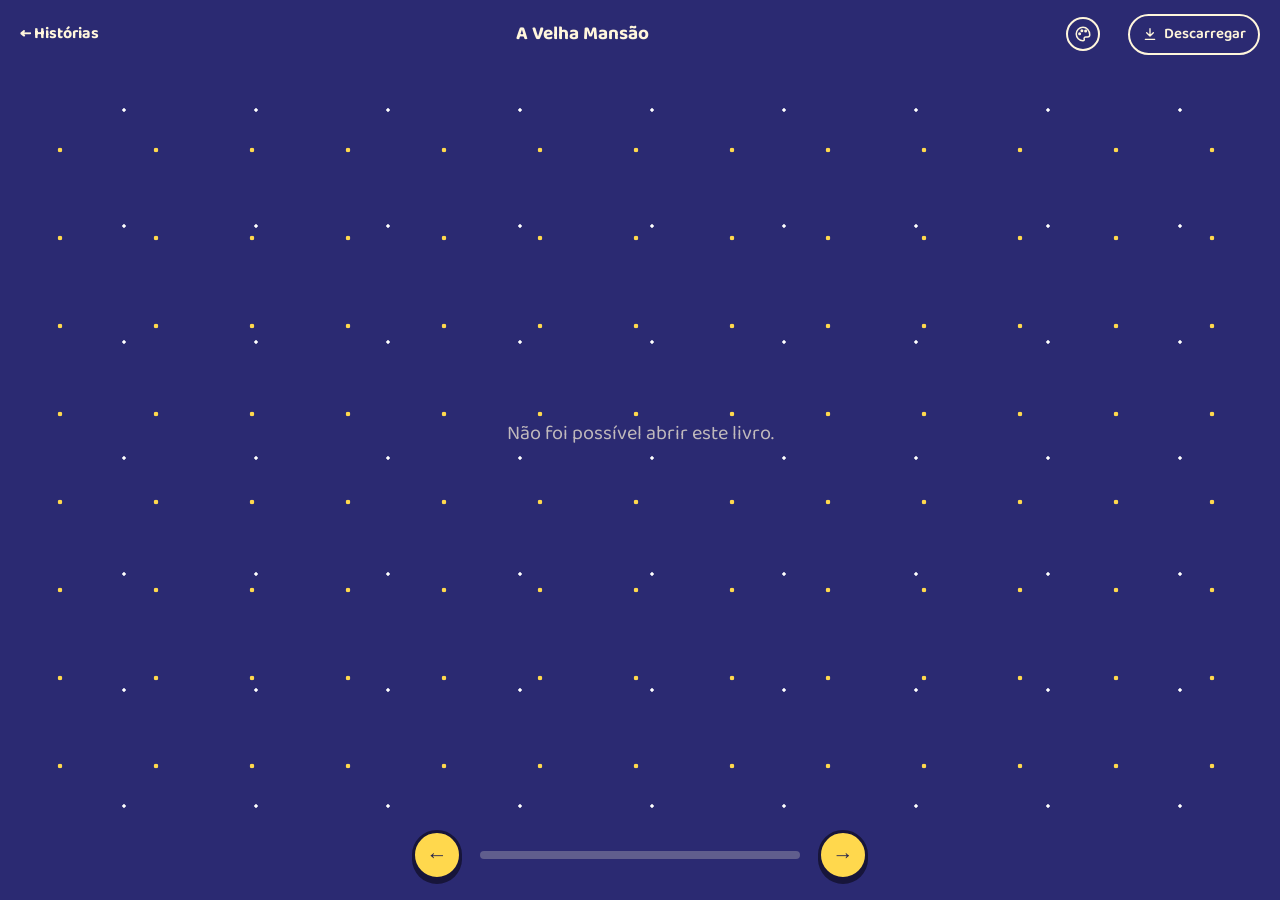
<file: livro.html>
<!doctype html>
<html lang="pt-PT">
<head>
  <meta charset="utf-8">
  <meta name="viewport" content="width=device-width, initial-scale=1">
  <title>Livro · Conta-me Uma História</title>
  <link rel="icon" href="assets/favicon.png" type="image/png" sizes="96x96">
  <link rel="apple-touch-icon" href="assets/apple-touch-icon.png">
  <script>
    // Design antigo ou novo (kids.css), escolhido no botão de design; por omissão, o novo.
    try { var desenho = localStorage.getItem("design"); } catch (e) {}
    document.documentElement.dataset.design = desenho || "kids";
  </script>
  <link rel="preconnect" href="https://fonts.googleapis.com">
  <link rel="preconnect" href="https://fonts.gstatic.com" crossorigin>
  <link href="https://fonts.googleapis.com/css2?family=Instrument+Sans:wght@400;500;600&family=Literata:ital,opsz,wght@0,7..72,400;0,7..72,600;1,7..72,400&family=Young+Serif&display=swap" rel="stylesheet">
  <link href="https://fonts.googleapis.com/css2?family=Andika:wght@400;700&family=Baloo+2:wght@500;600;700;800&family=Patrick+Hand&display=swap" rel="stylesheet">
  <link rel="stylesheet" href="assets/style.css?v=6">
  <link rel="stylesheet" href="assets/kids.css?v=7">
  <style>
    :root {
      --table: #2a2521;
      --sheet: #fbf6ec;
      --sheet-edge: #e9dfcc;
      --page-w: 520px;
      --page-h: 740px;
      --pad-t: 64px;
      --pad-x: 54px;
      --pad-b: 70px;
    }

    html, body { height: 100%; }

    body {
      background: radial-gradient(ellipse at 50% 40%, #3a332d 0%, var(--table) 70%);
      color: #efe6d6;
      overflow: hidden;
      display: flex;
      flex-direction: column;
    }

    /* ---------- Barra superior ---------- */

    .reader-bar {
      display: flex;
      align-items: center;
      justify-content: space-between;
      gap: 16px;
      padding: 14px 20px;
      font-size: 14px;
      flex: none;
    }

    .reader-bar a { color: inherit; text-decoration: none; font-weight: 500; opacity: 0.85; }
    .reader-bar a:hover { opacity: 1; }
    .reader-bar .title { font-family: var(--font-display); font-size: 17px; text-align: center; overflow: hidden; text-overflow: ellipsis; white-space: nowrap; }
    .reader-bar .count { font-variant-numeric: tabular-nums; opacity: 0.7; text-align: right; }
    .reader-bar .side-r { display: flex; align-items: center; justify-content: flex-end; gap: 14px; min-width: 90px; }

    /* Descarregar (EPUB / PDF) */
    .dl { position: relative; }
    .dl-btn {
      display: flex;
      align-items: center;
      gap: 6px;
      padding: 6px 12px;
      border: 1.5px solid rgba(239,230,214,0.45);
      border-radius: 999px;
      background: transparent;
      color: inherit;
      font: inherit;
      font-weight: 500;
      cursor: pointer;
    }
    .dl-btn:hover, .dl-btn[aria-expanded="true"] { background: #efe6d6; color: var(--table); }
    .dl-btn svg { width: 16px; height: 16px; }
    .dl-menu {
      position: absolute;
      right: 0;
      top: calc(100% + 8px);
      z-index: 40;
      width: 250px;
      padding: 6px;
      background: #fffaf2;
      color: #2b2420;
      border-radius: 12px;
      box-shadow: 0 14px 34px -10px rgba(0,0,0,0.55);
    }
    .dl-menu[hidden] { display: none; }
    .reader-bar .dl-menu a { display: block; padding: 10px 12px; border-radius: 8px; opacity: 1; }
    .reader-bar .dl-menu a:hover, .reader-bar .dl-menu a:focus-visible { background: var(--paper-2); }
    .dl-menu b { display: block; font-weight: 600; }
    .dl-menu small { display: block; font-size: 13px; color: #6b5f55; }
    @media (max-width: 600px) {
      .dl-btn { padding: 7px; }
      .dl-btn .label { display: none; }
      .reader-bar .side-r { gap: 10px; min-width: 0; }
    }

    /* ---------- Palco e livro ---------- */

    .stage {
      flex: 1;
      position: relative;
      display: grid;
      place-items: center;
      min-height: 0;
    }

    .book-frame { position: relative; }

    .book {
      position: absolute;
      top: 0;
      left: 0;
      width: calc(var(--page-w) * 2);
      height: var(--page-h);
      transform-origin: 0 0;
      perspective: 2600px;
    }

    .single .book { width: var(--page-w); }

    .side {
      position: absolute;
      top: 0;
      width: var(--page-w);
      height: var(--page-h);
      cursor: pointer;
    }

    .side.left { left: 0; }
    .side.right { left: var(--page-w); }
    .single .side.left { display: none; }
    .single .side.right { left: 0; }

    /* Espessura das folhas */
    .side.left .page:not(.empty) { box-shadow: -1px 0 0 var(--sheet-edge), -3px 1px 0 var(--sheet), -4px 1px 0 var(--sheet-edge), -6px 2px 0 var(--sheet), -7px 2px 0 #d8cbb3, 0 30px 50px -20px rgba(0,0,0,0.6); }
    .side.right .page:not(.empty) { box-shadow: 1px 0 0 var(--sheet-edge), 3px 1px 0 var(--sheet), 4px 1px 0 var(--sheet-edge), 6px 2px 0 var(--sheet), 7px 2px 0 #d8cbb3, 0 30px 50px -20px rgba(0,0,0,0.6); }

    /* Folha que vira */
    .leaf {
      position: absolute;
      top: 0;
      width: var(--page-w);
      height: var(--page-h);
      transform-style: preserve-3d;
      z-index: 5;
      display: none;
      pointer-events: none;
    }
    .leaf.next { left: var(--page-w); transform-origin: left center; }
    .leaf.prev { left: 0; transform-origin: right center; }
    .leaf > div { position: absolute; inset: 0; backface-visibility: hidden; }
    .leaf .back { transform: rotateY(180deg); }
    .leaf .shade { position: absolute; inset: 0; pointer-events: none; opacity: 0; transition: opacity 0.35s ease; }
    .leaf.next .front .shade { background: linear-gradient(to left, rgba(0,0,0,0.25), transparent 60%); }
    .leaf.prev .front .shade { background: linear-gradient(to right, rgba(0,0,0,0.25), transparent 60%); }
    .leaf.turning .front .shade { opacity: 1; }

    /* ---------- Página ---------- */

    .page {
      position: relative;
      width: var(--page-w);
      height: var(--page-h);
      background: var(--sheet);
      color: #2b2420;
      overflow: hidden;
    }

    .page.empty { background: transparent; }

    /* Sombra da lombada */
    .page::after {
      content: "";
      position: absolute;
      top: 0;
      bottom: 0;
      width: 56px;
      pointer-events: none;
    }
    .left .page::after, .leaf.prev .front .page::after, .leaf.next .back .page::after { right: 0; background: linear-gradient(to left, rgba(60,40,20,0.16), transparent); }
    .right .page::after, .leaf.next .front .page::after, .leaf.prev .back .page::after { left: 0; background: linear-gradient(to right, rgba(60,40,20,0.16), transparent); }
    .single .page::after { display: none; }
    .page.empty::after, .page.endpaper::after { display: none; }

    .page-body {
      position: absolute;
      inset: 0;
      padding: var(--pad-t) var(--pad-x) var(--pad-b);
      font-family: "Literata", Georgia, serif;
      font-size: 17.5px;
      line-height: 1.62;
      hyphens: auto;
      -webkit-hyphens: auto;
      text-align: justify;
      overflow: hidden;
    }

    .page-body p { margin: 0; text-indent: 1.4em; }
    .page-body p.first { text-indent: 0; }
    .page-body p.cont { text-indent: 0; }
    .page-body p.split { text-align-last: justify; }

    .page-body p.first::first-letter {
      font-family: var(--font-display);
      float: left;
      font-size: 4.1em;
      line-height: 0.82;
      padding: 0.06em 0.1em 0 0;
      color: var(--apple);
    }

    /* Ilustrações: todas do mesmo tamanho e sempre dentro das margens do texto, no topo ou a meio da página */
    .page-body figure { margin: 22px 0 24px; }
    .page-body figure:first-child { margin-top: 4px; }
    .page-body figure img { width: 100%; height: auto; display: block; border-radius: 3px; }

    /* Imagens pequenas: dentro das margens, sem esticar */
    .page-body figure.small { margin: 14px auto 18px; }
    .page-body figure.small img { border-radius: 3px; }

    /* Legendas e linhas centradas */
    .page-body p.center { text-indent: 0; text-align: center; font-style: italic; color: #6b5f55; }

    /* Teatro */
    .page-body p.speech { text-indent: 0; margin-top: 0.35em; }
    .page-body .speaker {
      font-variant: small-caps;
      font-weight: 600;
      letter-spacing: 0.04em;
      color: var(--apple);
      margin-right: 0.35em;
    }

    /* Notas: número tocável no texto */
    .page-body sup.fn {
      font-family: var(--font-body);
      font-size: 0.62em;
      font-weight: 600;
      color: #fff;
      background: var(--apple);
      border-radius: 999px;
      padding: 0.05em 0.42em;
      margin-left: 0.12em;
      cursor: pointer;
      vertical-align: 0.55em;
      line-height: 1;
    }
    .page-body sup.fn:hover { background: var(--apple-dark); }

    /* Página "Palavras novas" */
    .page-body h2.gloss-title { font-size: 30px; margin: 0 0 18px; text-align: left; }
    .page-body p.gloss { text-indent: 0; text-align: left; hyphens: manual; margin-bottom: 0.55em; font-size: 0.92em; line-height: 1.45; }
    .page-body p.gloss b { font-weight: 600; }
    .page-body p.gloss .num { display: inline-block; min-width: 1.6em; font-family: var(--font-body); font-size: 0.8em; font-weight: 600; color: var(--apple); }

    .note-pop {
      position: fixed;
      z-index: 30;
      max-width: 280px;
      background: #fffaf2;
      color: #2b2420;
      border-radius: 10px;
      padding: 12px 14px;
      font-family: "Literata", Georgia, serif;
      font-size: 15px;
      line-height: 1.45;
      box-shadow: 0 12px 30px -8px rgba(0,0,0,0.5);
    }
    .note-pop b { display: block; font-family: var(--font-display); font-weight: 400; font-size: 17px; color: var(--apple); margin-bottom: 2px; }
    .note-pop[hidden] { display: none; }

    .folio {
      position: absolute;
      bottom: 30px;
      left: 0;
      right: 0;
      text-align: center;
      font-family: "Literata", Georgia, serif;
      font-size: 13px;
      color: #8a7d6e;
      letter-spacing: 0.05em;
    }

    /* Guardas (folhas de cor do início e do fim) */
    .page.endpaper {
      background-color: var(--leaf);
      background-image: url("data:image/svg+xml,%3Csvg xmlns='http://www.w3.org/2000/svg' width='56' height='56' viewBox='0 0 56 56'%3E%3Cg fill='none' stroke='%23e2a63a' stroke-opacity='.28' stroke-width='1.4'%3E%3Cpath d='M14 18c-1.6-1.8-5.2-2.1-7.2.3-2.2 2.6-1.6 7.7.8 11.4 1.4 2.1 3 3.5 4.8 2.9.7-.2 1.1-.5 1.6-.5s.9.3 1.6.5c1.8.6 3.4-.8 4.8-2.9 2.4-3.7 3-8.8.8-11.4-2-2.4-5.6-2.1-7.2-.3Z'/%3E%3Cpath d='M14 18c0-2.1.6-3.7 1.9-4.8'/%3E%3C/g%3E%3Ccircle cx='42' cy='44' r='1.4' fill='%23e2a63a' fill-opacity='.35'/%3E%3C/svg%3E");
    }

    /* Página de rosto */
    .title-page {
      position: absolute;
      inset: 0;
      display: flex;
      flex-direction: column;
      align-items: center;
      text-align: center;
      padding: 56px var(--pad-x) 48px;
    }
    .title-page img { width: 100%; aspect-ratio: 4 / 3; object-fit: cover; border-radius: 3px; margin-bottom: 40px; }
    .title-page h1 { font-size: 46px; line-height: 1.05; margin-bottom: 18px; }
    .title-page .age { font-family: "Literata", serif; font-style: italic; color: #6b5f55; font-size: 17px; }
    .title-page .dedication { font-family: "Literata", serif; font-style: italic; color: #6b5f55; font-size: 16px; margin-top: 10px; }
    .title-page.no-cover { justify-content: center; }
    .title-page.no-cover .mark { width: 64px; height: 64px; margin-bottom: 28px; }
    .title-page .mark img { width: 100%; height: 100%; aspect-ratio: auto; margin: 0; border-radius: 0; }
    .title-page.no-cover h1 { font-size: 50px; }
    .title-page.no-cover .imprint { position: absolute; bottom: 48px; }
    .title-page .imprint { margin-top: auto; display: flex; align-items: center; gap: 8px; font-family: var(--font-display); font-size: 15px; color: #6b5f55; }
    .title-page .imprint img { width: 26px; height: 26px; aspect-ratio: auto; margin: 0; border-radius: 0; }

    /* Página final */
    .end-page {
      position: absolute;
      inset: 0;
      display: flex;
      flex-direction: column;
      align-items: center;
      padding: 0 var(--pad-x) 56px;
      text-align: center;
    }
    .end-page .fim { font-family: var(--font-display); font-size: 56px; margin: auto 0 8px; }
    .end-page .orn { color: var(--apple); letter-spacing: 0.5em; margin-bottom: auto; }
    .end-page .next-steps { display: flex; flex-direction: column; gap: 10px; width: 100%; max-width: 300px; font-family: var(--font-body); }
    .end-page .next-steps a {
      display: block;
      padding: 11px 16px;
      border: 1.5px solid #2b2420;
      border-radius: 999px;
      text-decoration: none;
      font-weight: 600;
      font-size: 15px;
      color: #2b2420;
    }
    .end-page .next-steps a.primary { background: var(--apple); border-color: var(--apple); color: #fff; }
    .end-page .next-steps a:hover { transform: translateY(-1px); }
    .end-page .dl-line { margin: 16px 0 0; font-family: var(--font-body); font-size: 14px; color: #6b5f55; }
    .end-page .dl-line a { color: #2b2420; font-weight: 600; }

    /* ---------- Controlos ---------- */

    .reader-controls {
      flex: none;
      display: flex;
      align-items: center;
      justify-content: center;
      gap: 18px;
      padding: 12px 20px 20px;
    }

    .turn {
      width: 44px;
      height: 44px;
      border-radius: 50%;
      border: 1.5px solid rgba(239,230,214,0.5);
      background: transparent;
      color: #efe6d6;
      font-size: 18px;
      cursor: pointer;
    }
    .turn:hover:not(:disabled) { background: #efe6d6; color: var(--table); }
    .turn:disabled { opacity: 0.25; cursor: default; }

    .progress { width: min(320px, 50vw); height: 3px; background: rgba(239,230,214,0.2); border-radius: 2px; overflow: hidden; }
    .progress span { display: block; height: 100%; background: var(--mustard); width: 0; transition: width 0.4s ease; }

    /* Telemóvel: página mais estreita para o texto não ficar minúsculo */
    .compact { --pad-t: 48px; --pad-x: 30px; --pad-b: 58px; }
    .compact .page-body { font-size: 17px; line-height: 1.58; }
    .compact .title-page h1 { font-size: 38px; }
    .compact .folio { bottom: 22px; }

    .measure { position: absolute; left: -9999px; top: 0; visibility: hidden; }

    .loading { font-family: var(--font-display); font-size: 20px; opacity: 0.7; }

    @media (prefers-reduced-motion: reduce) {
      .leaf { transition: none !important; }
    }
  </style>
</head>
<body data-page="livro">
  <header class="reader-bar">
    <a href="ler.html">← Histórias</a>
    <span class="title" id="bar-title"></span>
    <div class="side-r">
      <span class="count" id="count"></span>
      <div class="dl">
        <button class="dl-btn" id="dl-btn" aria-haspopup="true" aria-expanded="false" aria-controls="dl-menu" hidden>
          <svg viewBox="0 0 24 24" fill="none" stroke="currentColor" stroke-width="2" stroke-linecap="round" stroke-linejoin="round" aria-hidden="true"><path d="M12 4v11m-5-5 5 5 5-5M5 20h14"/></svg>
          <span class="label">Descarregar</span>
        </button>
        <div class="dl-menu" id="dl-menu" hidden></div>
      </div>
    </div>
  </header>

  <div class="stage" id="stage">
    <p class="loading" id="loading">A abrir o livro…</p>
    <div class="book-frame" id="frame" hidden>
      <div class="book" id="book">
        <div class="side left" id="left"></div>
        <div class="side right" id="right"></div>
        <div class="leaf" id="leaf"><div class="front"></div><div class="back"></div></div>
      </div>
    </div>
  </div>

  <nav class="reader-controls" aria-label="Virar página">
    <button class="turn" id="prev" aria-label="Página anterior">←</button>
    <div class="progress"><span id="progress"></span></div>
    <button class="turn" id="next" aria-label="Página seguinte">→</button>
  </nav>

  <div class="measure" id="measure"></div>
  <div class="note-pop" id="note-pop" role="dialog" aria-live="polite" hidden></div>

  <script src="assets/data.js?v=2"></script>
  <script src="assets/design.js?v=1"></script>
  <script>
    // Tamanho da página (em px antes de escalar). No telemóvel usa-se uma página mais estreita.
    let PAGE_W = 520;
    let PAGE_H = 740;
    const TURN_MS = 650;
    const APPLE = `<img src="assets/apple-logo.png" alt="">`;

    const slug = new URLSearchParams(location.search).get("h") || "a-velha-mansao";
    const escape = (s) => s.replace(/[&<>"]/g, (c) => ({ "&": "&amp;", "<": "&lt;", ">": "&gt;", '"': "&quot;" }[c]));

    function loadBook() {
      return new Promise((resolve, reject) => {
        const s = document.createElement("script");
        s.src = `assets/books/${encodeURIComponent(slug)}.js`;
        s.onload = () => resolve(window.BOOK);
        s.onerror = reject;
        document.head.appendChild(s);
      });
    }

    // ---------- Paginação ----------

    function paginate(book, meta) {
      const measure = document.getElementById("measure");
      measure.innerHTML = `<div class="page"><div class="page-body"></div></div>`;
      const body = measure.querySelector(".page-body");
      const fits = () => body.scrollHeight <= body.clientHeight + 1;
      const figure = (b) => `<figure><img src="${b.src}" alt="" style="aspect-ratio:${b.ratio}"></figure>`;

      const pages = [];
      let first = true;

      const flush = () => {
        if (body.innerHTML) pages.push({ kind: "text", html: body.innerHTML });
        body.innerHTML = "";
      };

      // Parte um parágrafo em palavras sem cortar tags (<em>, <sup …>).
      const splitWords = (html) => html.split(/ (?![^<]*>)/);

      function addParagraph(html, cls) {
        while (html) {
          const p = document.createElement("p");
          if (cls) p.className = cls;
          p.innerHTML = html;
          body.appendChild(p);
          if (fits()) return;

          // Não cabe: encontra quantas palavras cabem nesta página.
          const words = splitWords(html);
          let lo = 0, hi = words.length;
          while (lo < hi) {
            const mid = Math.ceil((lo + hi) / 2);
            p.innerHTML = words.slice(0, mid).join(" ");
            if (fits()) lo = mid; else hi = mid - 1;
          }

          if (lo === 0) {
            p.remove();
          } else {
            p.innerHTML = words.slice(0, lo).join(" ");
            p.classList.add("split");
            html = words.slice(lo).join(" ");
            cls = cls.includes("speech") ? "speech cont" : cls.includes("gloss") ? "gloss cont" : "cont";
          }
          flush();
        }
      }

      // A ilustração fica logo a seguir ao parágrafo da cena. Se já não couber,
      // a página acaba ali (mesmo com espaço em branco) e ela abre a página seguinte.
      function addFigure(block) {
        body.insertAdjacentHTML("beforeend", figure(block));
        if (fits() || body.childElementCount === 1) return;
        body.lastElementChild.remove();
        flush();
        body.insertAdjacentHTML("beforeend", figure(block));
      }

      function addSmallFigure(block) {
        const w = Math.min(PAGE_W * 0.7, 300 * block.ratio);
        const html = `<figure class="small" style="width:${Math.round(w)}px"><img src="${block.src}" alt="" style="aspect-ratio:${block.ratio}"></figure>`;
        body.insertAdjacentHTML("beforeend", html);
        if (fits()) return;
        body.lastElementChild.remove();
        flush();
        body.insertAdjacentHTML("beforeend", html);
      }

      for (const block of book.blocks) {
        if (block.type === "img") {
          if (block.small) addSmallFigure(block);
          else addFigure(block);
          continue;
        }

        let html = block.html ?? escape(block.text || "");
        let cls = "";
        if (block.speaker) {
          cls = "speech";
          html = `<span class="speaker">${escape(block.speaker)}</span> ${html}`;
        } else if (block.center) {
          cls = "center";
        } else if (block.cont) {
          cls = "cont";   // o resto de um parágrafo interrompido pela ilustração
        } else if (first && !/^[—–-]/.test(html)) {
          cls = "first";
        }
        first = false;
        addParagraph(html, cls);
      }

      // Palavras novas (notas de rodapé do PDF), numa página própria.
      if (book.notes && book.notes.length) {
        flush();
        body.insertAdjacentHTML("beforeend", `<h2 class="gloss-title">Palavras novas</h2>`);
        for (const n of book.notes) {
          addParagraph(`<span class="num">${n.n}</span> <b>${escape(n.word)}</b> — ${escape(n.text)}`, "gloss");
        }
      }
      flush();

      // Números de página
      pages.forEach((p, i) => (p.folio = i + 1));

      const age = meta ? (meta.age[0] === meta.age[1]
        ? `Para leitores a partir dos ${meta.age[0]} anos`
        : `Para leitores dos ${meta.age[0]} aos ${meta.age[1]} anos`) : "";
      const cover = meta && meta.cover ? IMG(meta.cover, 800, 600) : null;
      const dedication = book.dedication ? `<p class="dedication">${escape(book.dedication)}</p>` : "";

      const links = [];
      if (meta && meta.quiz) links.push(`<a class="primary" href="${quizHref(meta)}"${quizTarget(meta)}>Consegues acertar?</a>`);
      if (meta && meta.pictures) links.push(`<a href="${meta.pictures}" target="_blank" rel="noopener">A história em imagens</a>`);
      links.push(`<a${links.length ? "" : ' class="primary"'} href="ler.html">Escolher outra história</a>`);

      const all = [
        { kind: "endpaper" },
        { kind: "title", html: `
          <div class="title-page${cover ? "" : " no-cover"}">
            ${cover ? `<img src="${cover}" alt="">` : `<span class="mark">${APPLE}</span>`}
            <h1>${escape(book.title)}</h1>
            <p class="age">${age}</p>
            ${dedication}
            <p class="imprint">${cover ? APPLE : ""} Conta-me Uma História</p>
          </div>` },
        ...pages,
        { kind: "end", html: `
          <div class="end-page">
            <p class="fim">Fim</p>
            <p class="orn" aria-hidden="true">✦ ✦ ✦</p>
            <div class="next-steps">${links.join("")}</div>
            <p class="dl-line">Descarregar o livro: ${downloads().map((d) => `<a href="${d.href}" download="${escape(d.file)}">${d.label}</a>`).join(" · ")}</p>
          </div>` },
      ];
      // Guarda final: fica ao lado da página "Fim" quando esta cai à esquerda.
      all.push({ kind: "endpaper" });
      if (all.length % 2) all.push({ kind: "empty" });
      measure.innerHTML = "";
      return all;
    }

    function pageEl(page) {
      const el = document.createElement("div");
      el.className = "page";
      if (!page) { el.classList.add("empty"); return el; }
      if (page.kind === "empty") el.classList.add("empty");
      if (page.kind === "endpaper") el.classList.add("endpaper");
      if (page.kind === "text") {
        el.innerHTML = `<div class="page-body">${page.html}</div><div class="folio">${page.folio}</div>`;
      } else if (page.html) {
        el.innerHTML = page.html;
      }
      return el;
    }

    // ---------- Leitor ----------

    let pages = [];
    let single = false;
    let pos = 1;          // índice da página (no modo de duas páginas, a da direita do par)
    let busy = false;

    const $ = (id) => document.getElementById(id);
    const left = $("left"), right = $("right"), leaf = $("leaf");

    // No modo de duas páginas, a página da direita tem sempre índice ímpar.
    const spreadOf = (i) => (i % 2 ? i : i + 1);

    function firstPos() { return 1; }
    function lastPos() {
      const lastReal = pages.findLastIndex((p) => p.kind !== "empty" && p.kind !== "endpaper");
      return single ? lastReal : spreadOf(lastReal);
    }

    function show() {
      left.replaceChildren(pageEl(single ? null : pages[pos - 1]));
      right.replaceChildren(pageEl(pages[pos]));
      updateUi();
    }

    function updateUi() {
      $("prev").disabled = pos <= firstPos();
      $("next").disabled = pos >= lastPos();
      const textPages = pages.filter((p) => p.kind === "text").length;
      const visible = (single ? [pages[pos]] : [pages[pos - 1], pages[pos]]).filter((p) => p && p.folio);
      $("count").textContent = visible.length ? `${visible.map((p) => p.folio).join("–")} de ${textPages}` : "";
      $("progress").style.width = `${((pos - 1) / Math.max(1, lastPos() - 1)) * 100}%`;
    }

    function turn(dir) {
      if (busy) return;
      const target = single ? pos + dir : pos + dir * 2;
      if (target < firstPos() || target > lastPos()) return;

      const reduce = matchMedia("(prefers-reduced-motion: reduce)").matches;
      if (single || reduce) {
        hideNote();
        pos = target;
        show();
        return;
      }

      busy = true;
      hideNote();
      const front = leaf.querySelector(".front");
      const back = leaf.querySelector(".back");
      leaf.className = `leaf ${dir > 0 ? "next" : "prev"}`;
      leaf.style.transition = "none";
      leaf.style.transform = "rotateY(0deg)";

      if (dir > 0) {
        front.replaceChildren(pageEl(pages[pos]), Object.assign(document.createElement("div"), { className: "shade" }));
        back.replaceChildren(pageEl(pages[target - 1]));
        right.replaceChildren(pageEl(pages[target]));
      } else {
        front.replaceChildren(pageEl(pages[pos - 1]), Object.assign(document.createElement("div"), { className: "shade" }));
        back.replaceChildren(pageEl(pages[target]));
        left.replaceChildren(pageEl(pages[target - 1]));
      }
      leaf.style.display = "block";

      leaf.offsetWidth; // força o layout para a transição arrancar do ângulo 0
      leaf.classList.add("turning");
      leaf.style.transition = `transform ${TURN_MS}ms cubic-bezier(.45,.05,.3,1)`;
      leaf.style.transform = `rotateY(${dir > 0 ? -180 : 180}deg)`;

      setTimeout(() => {
        pos = target;
        show();
        leaf.style.display = "none";
        busy = false;
      }, TURN_MS + 30);
    }

    let book = null;
    let meta = null;

    function layout() {
      const stage = $("stage");
      const w = stage.clientWidth - 32;
      const h = stage.clientHeight - 16;
      const wasSingle = single;
      single = w < 760 || w / h < 1.05;
      document.body.classList.toggle("single", single);

      const compact = single && w < 560;
      const pw = compact ? 380 : 520;
      const ph = compact ? Math.round(Math.min(820, Math.max(560, pw * h / w))) : 740;
      if (pw !== PAGE_W || ph !== PAGE_H || !pages.length) {
        // Novo tamanho de página: volta a paginar e tenta manter o sítio onde se ia.
        const frac = pages.length ? pos / pages.length : 0;
        PAGE_W = pw;
        PAGE_H = ph;
        document.body.classList.toggle("compact", compact);
        document.documentElement.style.setProperty("--page-w", `${pw}px`);
        document.documentElement.style.setProperty("--page-h", `${ph}px`);
        pages = paginate(book, meta);
        pos = Math.max(1, Math.min(Math.round(frac * pages.length), lastPos()));
        if (!single) pos = spreadOf(pos);
        show();
      }

      const bookW = single ? PAGE_W : PAGE_W * 2;
      const scale = Math.min(w / bookW, h / PAGE_H, 1.25);
      $("book").style.transform = `scale(${scale})`;
      $("frame").style.width = `${bookW * scale}px`;
      $("frame").style.height = `${PAGE_H * scale}px`;

      if (wasSingle !== single && pages.length) {
        if (!single) pos = spreadOf(pos);
        show();
      }
    }

    // Navegação: botões, teclado, clique nas páginas e deslizar.
    $("prev").addEventListener("click", () => turn(-1));
    $("next").addEventListener("click", () => turn(1));
    document.addEventListener("keydown", (e) => {
      if (e.key === "ArrowRight" || e.key === " ") { e.preventDefault(); turn(1); }
      if (e.key === "ArrowLeft") turn(-1);
    });
    // Notas: tocar no número mostra a explicação, sem virar a página.
    const pop = $("note-pop");
    function showNote(sup) {
      const note = (book.notes || []).find((n) => String(n.n) === sup.dataset.n);
      if (!note) return;
      pop.innerHTML = `<b>${escape(note.word)}</b>${escape(note.text)}`;
      pop.hidden = false;
      const r = sup.getBoundingClientRect();
      const w = pop.offsetWidth, h = pop.offsetHeight;
      const x = Math.max(12, Math.min(innerWidth - w - 12, r.left + r.width / 2 - w / 2));
      const y = r.top - h - 10 > 8 ? r.top - h - 10 : r.bottom + 10;
      pop.style.left = `${x}px`;
      pop.style.top = `${y}px`;
    }
    const hideNote = () => (pop.hidden = true);
    document.addEventListener("click", (e) => {
      const sup = e.target.closest("sup.fn");
      if (sup) { e.stopPropagation(); showNote(sup); }
      else if (!e.target.closest("#note-pop")) hideNote();
    }, true);
    addEventListener("resize", hideNote);

    const ignoreClick = (e) => e.target.closest("a, sup.fn");
    left.addEventListener("click", (e) => { if (!ignoreClick(e)) turn(-1); });
    right.addEventListener("click", (e) => {
      if (ignoreClick(e)) return;
      if (single) {
        const r = right.getBoundingClientRect();
        turn(e.clientX - r.left < r.width / 3 ? -1 : 1);
      } else turn(1);
    });

    let touchX = null;
    $("stage").addEventListener("touchstart", (e) => (touchX = e.touches[0].clientX), { passive: true });
    $("stage").addEventListener("touchend", (e) => {
      if (touchX === null) return;
      const dx = e.changedTouches[0].clientX - touchX;
      if (Math.abs(dx) > 40) turn(dx < 0 ? 1 : -1);
      touchX = null;
    });

    // Descarregar: ficheiros gerados por tools/export_books.py em assets/downloads/.
    function downloads() {
      return [
        { ext: "epub", label: "EPUB", hint: "Para Apple Books, Kobo, Kindle…" },
        { ext: "pdf", label: "PDF", hint: "Para imprimir ou ler no computador" },
      ].map((d) => ({ ...d, href: `assets/downloads/${book.slug}.${d.ext}`, file: `${book.title}.${d.ext}` }));
    }

    const dlBtn = $("dl-btn"), dlMenu = $("dl-menu");
    function setMenu(open) {
      dlMenu.hidden = !open;
      dlBtn.setAttribute("aria-expanded", open);
    }
    dlBtn.addEventListener("click", () => setMenu(dlMenu.hidden));
    dlMenu.addEventListener("click", (e) => { if (e.target.closest("a")) setMenu(false); });
    document.addEventListener("click", (e) => { if (!e.target.closest(".dl")) setMenu(false); });
    document.addEventListener("keydown", (e) => { if (e.key === "Escape" && !dlMenu.hidden) { setMenu(false); dlBtn.focus(); } });

    let resizeTimer;
    addEventListener("resize", () => {
      clearTimeout(resizeTimer);
      resizeTimer = setTimeout(() => book && layout(), 150);
    });

    (async () => {
      try {
        book = await loadBook();
        meta = (window.ILLUSTRATED || []).find((s) => s.book === book.slug);
        document.title = `${book.title} · Conta-me Uma História`;
        $("bar-title").textContent = book.title;
        dlMenu.innerHTML = downloads().map((d) => `
          <a href="${d.href}" download="${escape(d.file)}"><b>${d.label}</b><small>${d.hint}</small></a>`).join("");
        dlBtn.hidden = false;

        await document.fonts.load('17.5px "Literata"');
        await document.fonts.load('46px "Young Serif"');
        await document.fonts.load('800 46px "Baloo 2"');
        await document.fonts.ready;

        $("loading").remove();
        $("frame").hidden = false;
        layout();
      } catch (err) {
        $("loading").textContent = "Não foi possível abrir este livro.";
      }
    })();
  </script>
</body>
</html>
</file>
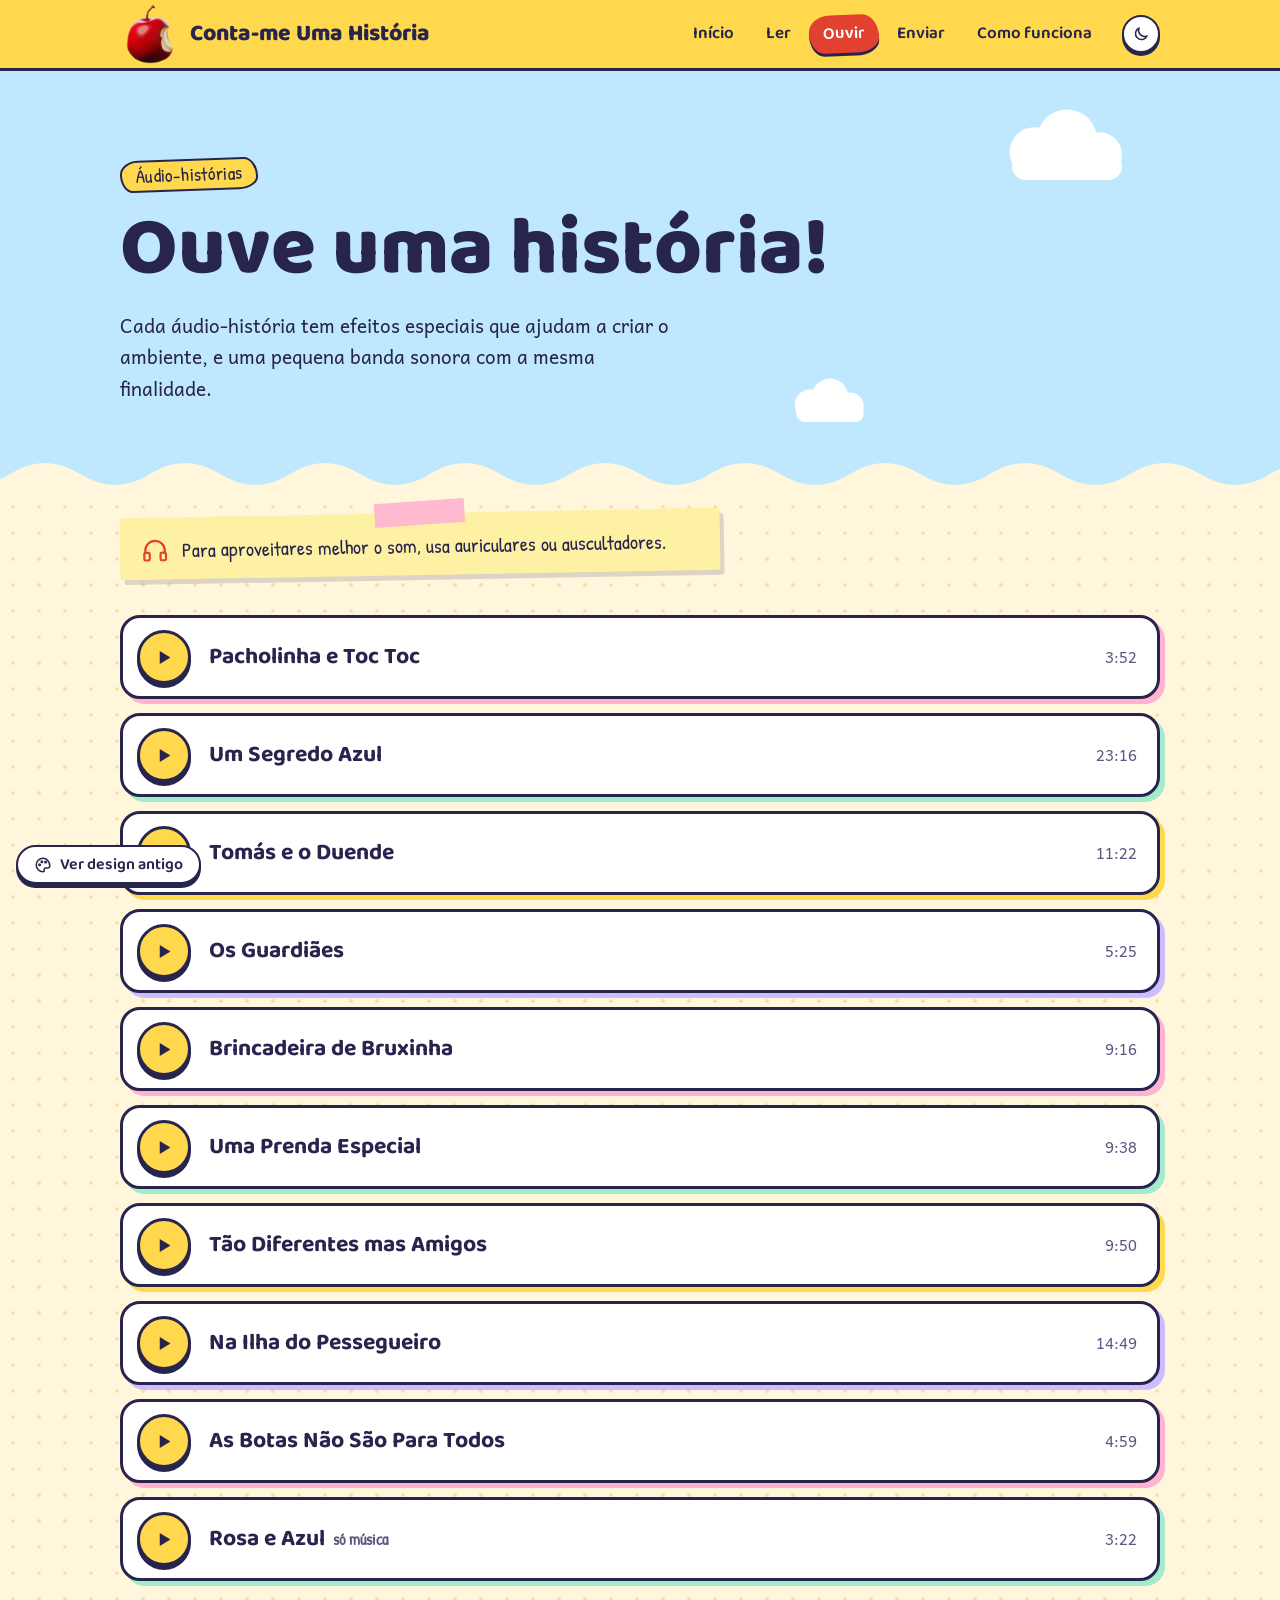
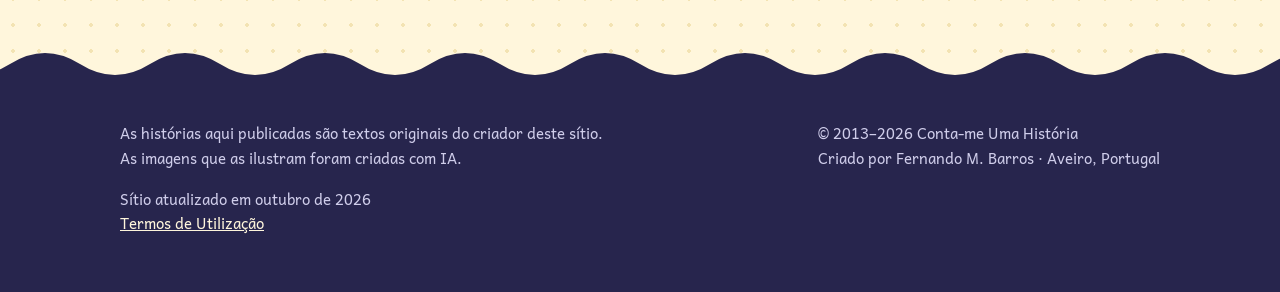
<file: ouvir.html>
<!doctype html>
<html lang="pt-PT">
<head>
  <meta charset="utf-8">
  <meta name="viewport" content="width=device-width, initial-scale=1">
  <title>Ouvir · Conta-me Uma História</title>
  <link rel="icon" href="assets/favicon.png" type="image/png" sizes="96x96">
  <link rel="apple-touch-icon" href="assets/apple-touch-icon.png">
  <script>
    // Tema antes de desenhar a página, para não piscar: o escolhido no botão ou, se nenhum, o do sistema.
    try { var tema = localStorage.getItem("tema"); } catch (e) {}
    document.documentElement.dataset.theme = tema || (matchMedia("(prefers-color-scheme: dark)").matches ? "dark" : "light");
    // Design antigo ou novo (kids.css), escolhido no botão de design; por omissão, o novo.
    try { var desenho = localStorage.getItem("design"); } catch (e) {}
    document.documentElement.dataset.design = desenho || "kids";
  </script>
  <link rel="preconnect" href="https://fonts.googleapis.com">
  <link rel="preconnect" href="https://fonts.gstatic.com" crossorigin>
  <link href="https://fonts.googleapis.com/css2?family=Instrument+Sans:wght@400;500;600&family=Young+Serif&display=swap" rel="stylesheet">
  <link href="https://fonts.googleapis.com/css2?family=Andika:wght@400;700&family=Baloo+2:wght@500;600;700;800&family=Patrick+Hand&display=swap" rel="stylesheet">
  <link rel="stylesheet" href="assets/style.css?v=6">
  <link rel="stylesheet" href="assets/kids.css?v=7">
</head>
<body data-page="ouvir">
  <div data-header></div>

  <main class="wrap" style="padding-bottom: 96px;">
    <header class="page-head">
      <p class="eyebrow">Áudio-histórias</p>
      <h1>Ouve uma história!</h1>
      <p>Cada áudio-história tem efeitos especiais que ajudam a criar o ambiente, e uma pequena banda sonora com a mesma finalidade.</p>
    </header>

    <div class="tip">
      <svg viewBox="0 0 24 24" fill="none" stroke="currentColor" stroke-width="2" stroke-linecap="round" aria-hidden="true"><path d="M3 14v-2a9 9 0 0 1 18 0v2"/><rect x="2" y="14" width="5" height="7" rx="1.5"/><rect x="17" y="14" width="5" height="7" rx="1.5"/></svg>
      <span>Para aproveitares melhor o som, usa auriculares ou auscultadores.</span>
    </div>

    <ol class="tracks" id="tracks"></ol>
  </main>

  <div data-footer></div>

  <script src="assets/data.js?v=2"></script>
  <script src="assets/site.js?v=4"></script>
  <script src="assets/design.js?v=1"></script>
  <script>
    // A lista usa o leitor partilhado (Player, em site.js), que continua a tocar ao mudar de página.
    const list = document.getElementById("tracks");
    list.innerHTML = AUDIO.map((a, i) => `
      <li class="track" data-i="${i}">
        <button class="play" aria-label="Ouvir ${a.title}">${ICONS.play}</button>
        <span class="t">${a.title}${a.note ? `<small>${a.note}</small>` : ""}</span>
        <span class="d">${a.duration}</span>
        <div class="bar" role="slider" tabindex="0" aria-label="Posição em ${a.title}" aria-valuemin="0" aria-valuemax="100"><span></span></div>
      </li>`).join("");

    const trackOf = (li) => {
      const a = AUDIO[li.dataset.i];
      return { title: a.title, src: a.src, duration: a.duration };
    };

    list.addEventListener("click", (e) => {
      const li = e.target.closest(".track");
      if (!li) return;
      const isCurrent = Player.current?.src === AUDIO[li.dataset.i].src;
      if (!e.target.closest(".play")) return;
      isCurrent ? Player.toggle() : Player.play(trackOf(li));
    });

    // A barra só aparece na história que está a tocar, por isso arrastar mexe sempre no leitor atual.
    list.querySelectorAll(".track").forEach((li) => {
      const a = AUDIO[li.dataset.i];
      const bar = li.querySelector(".bar");
      makeScrubber(bar, {
        onDrag(f) {
          if (f === null) return draw(last);
          setProgress(bar, f, Player.duration);
          li.querySelector(".d").textContent = `${formatTime(f * Player.duration)} / ${a.duration}`;
        },
        onSeek: (f) => Player.seek(f),
        onStep: (dir) => Player.skip(dir * 5),
      });
    });

    let last;
    function draw(s) {
      last = s;
      list.querySelectorAll(".track").forEach((li) => {
        const a = AUDIO[li.dataset.i];
        const mine = s.track && s.track.src === a.src;
        li.classList.toggle("playing", mine && s.playing);
        li.classList.toggle("paused", mine && !s.playing);
        const btn = li.querySelector(".play");
        const on = String(mine && s.playing);
        if (btn.dataset.state !== on) {
          btn.dataset.state = on;
          btn.innerHTML = on === "true" ? ICONS.pause : ICONS.play;
          btn.setAttribute("aria-label", `${on === "true" ? "Pausa" : "Ouvir"} ${a.title}`);
        }
        const bar = li.querySelector(".bar");
        if (bar.classList.contains("dragging")) return;
        li.querySelector(".d").textContent = mine && s.time ? `${formatTime(s.time)} / ${a.duration}` : a.duration;
        setProgress(bar, mine && s.duration ? s.time / s.duration : 0, s.duration);
      });
    }
    Player.subscribe(draw, window.pageSignal);

    // Vindo do título do leitor: a página abre no topo e depois desliza até à história que está a tocar.
    if (location.hash === "#a-tocar") {
      history.replaceState(history.state, "", location.pathname + location.search);
      setTimeout(scrollToPlaying, 60);
    }
  </script>
</body>
</html>
</file>
<file: assets/style.css>
:root {
  --paper: #f5eee2;
  --paper-2: #ece2d0;
  --ink: #2b2420;
  --ink-soft: #6b5f55;
  --line: #d9ccb6;
  --apple: #cf4428;
  --apple-dark: #a8331c;
  --leaf: #2f5a45;
  --mustard: #e2a63a;
  --night: #1f1b2b;
  --card: #fffaf2;
  --on-apple: #fff;
  --frame: #fff;

  --font-display: "Young Serif", Georgia, serif;
  --font-body: "Instrument Sans", system-ui, sans-serif;

  --wrap: 1120px;
  --gutter: clamp(16px, 4vw, 40px);
  --radius: 6px;

  /* Altura do que fica fixo no topo (cabeçalho + leitor de áudio) */
  --chrome-h: 68px;
}

html.has-player { --chrome-h: 124px; }

/* Modo escuro: o tema vem de data-theme no <html> (posto no <head> de cada página e mudado pelo botão do cabeçalho) */
:root { color-scheme: light; }
:root[data-theme="dark"] {
  color-scheme: dark;
  --paper: #1d1916;
  --paper-2: #2a241f;
  --ink: #f0e7d8;
  --ink-soft: #b3a695;
  --line: #423a32;
  --apple: #e8603f;
  --apple-dark: #f07a5c;
  --leaf: #284b3a;
  --mustard: #e7b04a;
  --night: #2a2440;
  --card: #25201c;
  --on-apple: #1d1916;
  --frame: #f0e7d8;
}
/* A barra do leitor continua escura com letras claras, só um pouco mais clara que o fundo */
:root[data-theme="dark"] .player { --ink: #322b25; --paper: #f0e7d8; }

*, *::before, *::after { box-sizing: border-box; }

html { scroll-behavior: smooth; scroll-padding-top: calc(var(--chrome-h) + 12px); }

body {
  margin: 0;
  background: var(--paper);
  color: var(--ink);
  font-family: var(--font-body);
  font-size: 17px;
  line-height: 1.6;
  -webkit-font-smoothing: antialiased;
}

img { display: block; max-width: 100%; }
a { color: inherit; }

h1, h2, h3 {
  font-family: var(--font-display);
  font-weight: 400;
  line-height: 1.08;
  margin: 0;
  letter-spacing: -0.01em;
}

p { margin: 0 0 1em; }

.wrap {
  max-width: var(--wrap);
  margin: 0 auto;
  padding: 0 var(--gutter);
}

.eyebrow {
  font-size: 13px;
  font-weight: 600;
  letter-spacing: 0.08em;
  text-transform: uppercase;
  color: var(--apple);
  margin-bottom: 14px;
}

/* ---------- Header ---------- */

.site-header {
  border-bottom: 1px solid var(--line);
  background: var(--paper);
  position: sticky;
  top: 0;
  z-index: 20;
}

.site-header .wrap {
  display: flex;
  align-items: center;
  gap: 16px;
  height: 68px;
}

.brand {
  display: flex;
  align-items: center;
  gap: 10px;
  text-decoration: none;
  font-family: var(--font-display);
  font-size: 21px;
  white-space: nowrap;
}

.brand img { width: 52px; height: 52px; flex: none; }

.nav {
  display: flex;
  gap: 4px;
  margin-left: auto;
}

.theme-toggle {
  width: 38px;
  height: 38px;
  flex: none;
  display: grid;
  place-items: center;
  border: 1.5px solid var(--line);
  border-radius: 50%;
  background: none;
  color: var(--ink);
  cursor: pointer;
  transition: border-color 0.15s ease, background 0.15s ease;
}
.theme-toggle:hover { border-color: var(--ink); background: var(--paper-2); }
.theme-toggle svg { width: 18px; height: 18px; }

.nav a {
  text-decoration: none;
  font-size: 15px;
  font-weight: 500;
  padding: 8px 12px;
  border-radius: 999px;
}

.nav a:hover { background: var(--paper-2); }
.nav a[aria-current="page"] { background: var(--ink); color: var(--paper); }

.nav-toggle {
  display: none;
  background: none;
  border: 1px solid var(--ink);
  border-radius: 999px;
  font: inherit;
  font-size: 14px;
  font-weight: 600;
  padding: 6px 14px;
  cursor: pointer;
  color: var(--ink);
}

@media (max-width: 760px) {
  .nav-toggle { display: block; margin-left: auto; }
  .nav {
    display: none;
    position: absolute;
    top: 68px;
    left: 0;
    right: 0;
    flex-direction: column;
    background: var(--paper);
    border-bottom: 1px solid var(--line);
    padding: 8px var(--gutter) 16px;
  }
  .nav.open { display: flex; }
  .nav a { padding: 12px 0; border-radius: 0; border-bottom: 1px solid var(--line); }
  .nav a[aria-current="page"] { background: none; color: var(--apple); }
  .brand { font-size: 19px; }
}

/* Telemóveis estreitos: marca, menu e botão do tema têm de caber numa linha */
@media (max-width: 480px) {
  .site-header .wrap { gap: 10px; }
  .brand { font-size: 15px; gap: 4px; min-width: 0; }
  .brand img { width: 42px; height: 42px; margin-left: -6px; }
  .brand span { overflow: hidden; text-overflow: ellipsis; }
  .nav-toggle { padding: 6px 11px; }
  .theme-toggle { width: 34px; height: 34px; }
}

/* ---------- Audio player bar ---------- */

.player {
  position: sticky;
  top: 68px;
  z-index: 19;
  background: var(--ink);
  color: var(--paper);
}

.player[hidden] { display: none; }

.player-inner {
  display: flex;
  align-items: center;
  gap: 16px;
  height: 56px;
}

.p-info { flex: 1; min-width: 0; display: flex; flex-direction: column; line-height: 1.2; }
.p-label { font-size: 11px; font-weight: 600; letter-spacing: 0.08em; text-transform: uppercase; color: var(--mustard); }
.p-title {
  font-family: var(--font-display);
  font-size: 17px;
  color: var(--paper);
  text-decoration: none;
  white-space: nowrap;
  overflow: hidden;
  text-overflow: ellipsis;
}
.p-title:hover { text-decoration: underline; text-underline-offset: 3px; }

.p-controls { display: flex; align-items: center; gap: 6px; }

.p-btn {
  width: 38px;
  height: 38px;
  display: grid;
  place-items: center;
  border: 0;
  border-radius: 50%;
  background: transparent;
  color: var(--paper);
  cursor: pointer;
  transition: background 0.15s ease;
}
.p-btn:hover { background: rgba(255, 255, 255, 0.12); }
.p-btn svg { width: 24px; height: 24px; }
.p-main { width: 42px; height: 42px; background: var(--paper); color: var(--ink); }
.p-main:hover { background: #fff; }
.p-main svg { width: 16px; height: 16px; }
.p-close svg { width: 16px; height: 16px; }

.p-time { font-size: 13px; font-variant-numeric: tabular-nums; opacity: 0.75; min-width: 92px; text-align: right; }

/* A linha fica colada ao fundo da barra; a área de toque (e a bola) é mais alta para ser fácil de agarrar */
.p-progress {
  --p: 0;
  position: absolute;
  left: 0;
  right: 0;
  bottom: -10px;
  height: 16px;
  cursor: pointer;
  touch-action: none;
}
.p-progress::before { content: ""; position: absolute; left: 0; right: 0; top: 6px; height: 3px; background: rgba(245, 238, 226, 0.15); }
.p-progress span { position: absolute; left: 0; top: 6px; height: 3px; width: calc(var(--p) * 100%); background: var(--mustard); }
.p-progress span::after {
  content: "";
  position: absolute;
  right: -6px;
  top: -4.5px;
  width: 12px;
  height: 12px;
  border-radius: 50%;
  background: var(--mustard);
  box-shadow: 0 0 0 2px var(--ink);
  transition: transform 0.15s ease;
}
.p-progress:hover span::after, .p-progress.dragging span::after, .p-progress:focus-visible span::after { transform: scale(1.35); }
.p-progress:focus-visible { outline: none; }
.p-progress:focus-visible::before { background: rgba(245, 238, 226, 0.4); }

@media (max-width: 600px) {
  .player-inner { gap: 8px; }
  .p-time { display: none; }
  .p-controls { gap: 2px; }
}

/* ---------- Buttons ---------- */

.btn {
  display: inline-flex;
  align-items: center;
  gap: 8px;
  padding: 13px 22px;
  border-radius: 999px;
  font-weight: 600;
  font-size: 16px;
  text-decoration: none;
  border: 1.5px solid var(--ink);
  transition: transform 0.15s ease, background 0.15s ease;
}

.btn:hover { transform: translateY(-2px); }
.btn-primary { background: var(--apple); border-color: var(--apple); color: var(--on-apple); }
.btn-primary:hover { background: var(--apple-dark); border-color: var(--apple-dark); }
.btn-ghost { background: transparent; }
.btn-ghost:hover { background: var(--ink); color: var(--paper); }

/* ---------- Hero ---------- */

.hero {
  padding: clamp(48px, 8vw, 96px) 0 clamp(56px, 8vw, 100px);
}

.hero .wrap {
  display: grid;
  grid-template-columns: 1.1fr 1fr;
  gap: clamp(32px, 6vw, 80px);
  align-items: center;
}

.hero h1 {
  font-size: clamp(44px, 5.6vw, 72px);
  margin-bottom: 24px;
}

.hero h1 em {
  font-style: normal;
  color: var(--apple);
  position: relative;
  white-space: nowrap;
}

.hero h1 em::after {
  content: "";
  position: absolute;
  left: 0;
  right: 0;
  bottom: -0.08em;
  height: 0.22em;
  background: url("data:image/svg+xml,%3Csvg xmlns='http://www.w3.org/2000/svg' viewBox='0 0 200 14' preserveAspectRatio='none'%3E%3Cpath d='M2 9 C 40 3, 80 13, 120 6 S 180 4, 198 8' fill='none' stroke='%23e2a63a' stroke-width='4' stroke-linecap='round'/%3E%3C/svg%3E") no-repeat center / 100% 100%;
}

.hero .lede {
  font-size: 19px;
  color: var(--ink-soft);
  max-width: 34em;
  margin-bottom: 32px;
}

.hero-actions { display: flex; flex-wrap: wrap; gap: 12px; }

/* Nota do autor: textos originais, ilustrações feitas com IA */
.origin-note {
  margin: 28px 0 0;
  padding: 2px 0 2px 14px;
  border-left: 3px solid var(--apple);
  font-size: 14.5px;
  line-height: 1.5;
  color: var(--ink-soft);
  max-width: 62ch;
}

.cover-stack {
  position: relative;
  aspect-ratio: 1 / 0.92;
}

.cover-stack a {
  position: absolute;
  width: 62%;
  border: 8px solid var(--frame);
  box-shadow: 0 18px 40px -18px rgba(43, 36, 32, 0.45);
  transition: transform 0.25s ease;
}

.cover-stack a:nth-child(1) { top: 0; left: 0; transform: rotate(-5deg); }
.cover-stack a:nth-child(2) { top: 14%; right: 0; transform: rotate(4deg); }
.cover-stack a:nth-child(3) { bottom: 0; left: 18%; transform: rotate(-1.5deg); z-index: 2; }
.cover-stack a:hover { transform: rotate(0) scale(1.03); z-index: 3; }
.cover-stack img { width: 100%; aspect-ratio: 4 / 3; object-fit: cover; }

@media (max-width: 860px) {
  .hero .wrap { grid-template-columns: 1fr; }
  .cover-stack { max-width: 460px; }
}

/* ---------- Doors (ler / ouvir / escrever) ---------- */

.doors {
  border-top: 1px solid var(--ink);
}

.door {
  display: grid;
  grid-template-columns: 80px 1fr auto;
  gap: 24px;
  align-items: baseline;
  padding: 28px 0;
  border-bottom: 1px solid var(--ink);
  text-decoration: none;
  transition: padding 0.2s ease, color 0.2s ease;
}

.door .num { font-family: var(--font-display); font-size: 22px; color: var(--ink-soft); }
.door h2 { font-size: clamp(30px, 4.5vw, 52px); }
.door p { margin: 6px 0 0; color: var(--ink-soft); max-width: 36em; }
.door .arrow { font-size: 28px; transition: transform 0.2s ease; }
.door:hover { color: var(--apple); padding-left: 12px; }
.door:hover .arrow { transform: translateX(6px); }

@media (max-width: 600px) {
  .door { grid-template-columns: 1fr auto; }
  .door .num { display: none; }
}

/* ---------- Sections ---------- */

.section { padding: clamp(64px, 9vw, 112px) 0; }
.section-head { margin-bottom: 40px; max-width: 40em; }
.section-head h2 { font-size: clamp(34px, 4.5vw, 54px); margin-bottom: 14px; }
.section-head p { color: var(--ink-soft); font-size: 18px; }

/* ---------- Featured (A Velha Mansão) ---------- */

.featured {
  background: var(--night);
  color: #f1e8d8;
}

.featured .wrap {
  display: grid;
  grid-template-columns: 1fr 1fr;
  gap: clamp(32px, 6vw, 72px);
  align-items: center;
}

.featured .eyebrow { color: var(--mustard); }
.featured h2 { font-size: clamp(40px, 5.5vw, 68px); margin-bottom: 18px; }
.featured p { color: #c8bca9; font-size: 18px; max-width: 30em; }
.featured img { width: 100%; border-radius: var(--radius); }
.featured .btn-ghost { border-color: #f1e8d8; color: #f1e8d8; }
.featured .btn-ghost:hover { background: #f1e8d8; color: var(--night); }

@media (max-width: 800px) {
  .featured .wrap { grid-template-columns: 1fr; }
}

/* ---------- Audience tabs ---------- */

.tabs { display: inline-flex; border: 1.5px solid var(--ink); border-radius: 999px; padding: 4px; margin-bottom: 32px; }
.tabs button {
  font: inherit;
  font-weight: 600;
  font-size: 15px;
  padding: 9px 20px;
  border: 0;
  border-radius: 999px;
  background: none;
  color: var(--ink);
  cursor: pointer;
}
.tabs button[aria-selected="true"] { background: var(--ink); color: var(--paper); }

.tab-panel { columns: 2 320px; column-gap: 56px; font-size: 18px; }
.tab-panel p { break-inside: avoid; }
.tab-panel[hidden] { display: none; }

/* ---------- How it works ---------- */

.steps {
  display: grid;
  grid-template-columns: repeat(3, 1fr);
  gap: 0;
  border-top: 1px solid var(--line);
}

.step {
  padding: 28px 24px 8px 0;
  border-right: 1px solid var(--line);
  margin-right: 24px;
}

.step:last-child { border-right: 0; margin-right: 0; }
.step h3 { font-size: 26px; margin: 8px 0 12px; }
.step p { color: var(--ink-soft); font-size: 16px; }
.step .tag { font-size: 13px; font-weight: 600; color: var(--ink-soft); }

@media (max-width: 760px) {
  .steps { grid-template-columns: 1fr; }
  .step { border-right: 0; margin-right: 0; border-bottom: 1px solid var(--line); padding-bottom: 20px; }
}

/* ---------- Participate ---------- */

.participate {
  background: var(--leaf);
  color: #eef1e6;
}

.participate .wrap {
  display: grid;
  grid-template-columns: minmax(0, 760px);
}

.participate .eyebrow { color: var(--mustard); }
.participate h2 { font-size: clamp(36px, 5vw, 60px); margin-bottom: 18px; }
.participate p { color: #cfd8c9; font-size: 18px; }

.mail-link {
  display: inline-block;
  font-family: var(--font-display);
  font-size: clamp(22px, 3vw, 32px);
  color: #fff;
  text-decoration-color: var(--mustard);
  text-underline-offset: 6px;
  text-decoration-thickness: 2px;
  margin: 8px 0 20px;
  word-break: break-all;
}


@media (max-width: 800px) {
  .participate .wrap { grid-template-columns: 1fr; }
}


/* ---------- Page header (inner pages) ---------- */

.page-head { padding: clamp(48px, 7vw, 88px) 0 32px; }
.page-head h1 { font-size: clamp(44px, 6vw, 76px); margin-bottom: 18px; }
.page-head p { font-size: 19px; color: var(--ink-soft); max-width: 36em; }

/* ---------- Filters ---------- */

.toolbar {
  display: flex;
  flex-wrap: wrap;
  gap: 12px 20px;
  align-items: center;
  justify-content: space-between;
  padding: 16px 0;
  border-top: 1px solid var(--ink);
  border-bottom: 1px solid var(--line);
  margin-bottom: 40px;
  position: sticky;
  top: var(--chrome-h);
  background: var(--paper);
  z-index: 10;
}

.chips { display: flex; flex-wrap: wrap; gap: 8px; }
.chip {
  font: inherit;
  font-size: 14px;
  font-weight: 600;
  padding: 7px 14px;
  border-radius: 999px;
  border: 1.5px solid var(--line);
  background: transparent;
  color: var(--ink);
  cursor: pointer;
}
.chip:hover { border-color: var(--ink); }
.chip[aria-pressed="true"] { background: var(--ink); border-color: var(--ink); color: var(--paper); }

.search {
  font: inherit;
  font-size: 15px;
  padding: 8px 16px;
  border-radius: 999px;
  border: 1.5px solid var(--line);
  background: var(--card);
  color: var(--ink);
  width: min(260px, 100%);
}
.search:focus { outline: none; border-color: var(--ink); }

/* ---------- Story grid ---------- */

.story-grid {
  display: grid;
  grid-template-columns: repeat(auto-fill, minmax(250px, 1fr));
  gap: 48px 32px;
}

.story figure { margin: 0 0 16px; position: relative; overflow: hidden; border-radius: var(--radius); background: var(--paper-2); }
.story img { width: 100%; aspect-ratio: 4 / 3; object-fit: cover; transition: transform 0.4s ease; }
.story:hover img { transform: scale(1.04); }
.story .age {
  position: absolute;
  top: 10px;
  left: 10px;
  background: var(--paper);
  font-size: 12px;
  font-weight: 600;
  padding: 3px 10px;
  border-radius: 999px;
}
.story h3 { font-size: 24px; margin-bottom: 6px; }
.story h3 a { text-decoration: none; }
.story h3 a:hover { color: var(--apple); }
.story p { color: var(--ink-soft); font-size: 16px; margin-bottom: 12px; }

.story-links { display: flex; flex-wrap: wrap; gap: 6px 14px; font-size: 14px; font-weight: 600; }
.story-links a { text-decoration: none; border-bottom: 1.5px solid var(--line); }
.story-links a:hover { border-color: var(--apple); color: var(--apple); }

/* ---------- Archive list ---------- */

.archive { list-style: none; padding: 0; margin: 0; border-top: 1px solid var(--ink); }
.archive li { border-bottom: 1px solid var(--line); display: flex; align-items: center; gap: 8px; }
.archive .row {
  flex: 1;
  min-width: 0;
  display: grid;
  grid-template-columns: 1fr 1.3fr 90px 24px;
  gap: 20px;
  align-items: baseline;
  padding: 18px 0;
  text-decoration: none;
  transition: background 0.15s ease, padding 0.15s ease;
}
.archive .row:hover { background: var(--paper-2); padding-left: 12px; padding-right: 12px; }
.archive .t { font-family: var(--font-display); font-size: 21px; line-height: 1.2; }
.archive .b { color: var(--ink-soft); font-size: 16px; }
.archive .a { font-size: 14px; font-weight: 600; color: var(--ink-soft); }
.archive .go { color: var(--apple); }

@media (max-width: 700px) {
  .archive .row { grid-template-columns: 1fr auto; gap: 4px 12px; }
  .archive .b { grid-column: 1; grid-row: 2; }
  .archive .go { display: none; }
}

.story-grid, .archive { position: relative; }

/* ---------- Descarregar (EPUB / PDF) ---------- */

.dl-wrap { position: relative; }
.dl-wrap.open { z-index: 5; }  /* por cima dos outros cartões, por baixo da barra de filtros (10) */
.dl-toggle {
  width: 38px;
  height: 38px;
  display: grid;
  place-items: center;
  border: 1.5px solid var(--line);
  border-radius: 50%;
  background: none;
  color: var(--ink);
  cursor: pointer;
}
.dl-toggle:hover, .open .dl-toggle { border-color: var(--ink); background: var(--paper-2); }
.dl-toggle svg { width: 16px; height: 16px; }

/* Nos cartões: botão redondo no canto da ilustração, em frente à idade */
.story { position: relative; }
.story > .dl-wrap { position: absolute; top: 10px; right: 10px; }
.story .dl-toggle { width: 34px; height: 34px; border: 0; background: var(--paper); box-shadow: 0 2px 8px rgba(43, 36, 32, 0.2); }
.story .dl-toggle:hover, .story .open .dl-toggle { background: var(--ink); color: var(--paper); }
.dl-pop {
  position: absolute;
  top: calc(100% + 8px);
  right: 0;
  width: 240px;
  padding: 6px;
  background: var(--card);
  border: 1px solid var(--line);
  border-radius: 12px;
  box-shadow: 0 14px 34px -12px rgba(43, 36, 32, 0.35);
  font-size: 15px;
  font-weight: 400;
}
.dl-pop[hidden] { display: none; }
.dl-pop a { display: block; padding: 9px 12px; border-radius: 8px; text-decoration: none; border: 0; }
.dl-pop a:hover, .dl-pop a:focus-visible { background: var(--paper-2); color: var(--ink); }
.dl-pop b { display: block; font-weight: 600; }
.dl-pop small { display: block; font-size: 13px; color: var(--ink-soft); }

.empty { color: var(--ink-soft); padding: 24px 0; display: none; }
.empty.show { display: block; animation: fade-in 0.3s ease 0.15s backwards; }

@keyframes fade-in { from { opacity: 0; transform: translateY(6px); } }
@media (prefers-reduced-motion: reduce) { .empty.show { animation: none; } }

.note { font-size: 15px; color: var(--ink-soft); }

/* ---------- Audio ---------- */

.tracks { list-style: none; padding: 0; margin: 0; border-top: 1px solid var(--ink); }
.track {
  display: grid;
  grid-template-columns: 48px 1fr auto;
  gap: 20px;
  align-items: center;
  padding: 16px 0;
  border-bottom: 1px solid var(--line);
}
.track .play {
  width: 48px;
  height: 48px;
  border-radius: 50%;
  border: 1.5px solid var(--ink);
  background: transparent;
  color: var(--ink);
  cursor: pointer;
  display: grid;
  place-items: center;
  transition: background 0.15s ease;
}
.track .play:hover { background: var(--ink); color: var(--paper); }
.track.playing .play { background: var(--apple); border-color: var(--apple); color: var(--on-apple); }
.track .play svg { width: 16px; height: 16px; }
.track .t { font-family: var(--font-display); font-size: 22px; line-height: 1.2; }
.track .t small { font-family: var(--font-body); font-size: 13px; color: var(--ink-soft); margin-left: 8px; }
.track .d { font-variant-numeric: tabular-nums; color: var(--ink-soft); font-size: 15px; }
.track .bar { --p: 0; grid-column: 2 / 4; position: relative; height: 20px; margin: -8px 0; display: none; cursor: pointer; touch-action: none; }
.track.playing .bar, .track.paused .bar { display: block; }
.track .bar::before { content: ""; position: absolute; left: 0; right: 0; top: 8.5px; height: 3px; background: var(--line); border-radius: 2px; }
.track .bar span { position: absolute; left: 0; top: 8.5px; height: 3px; width: calc(var(--p) * 100%); background: var(--apple); border-radius: 2px; }
.track .bar span::after {
  content: "";
  position: absolute;
  right: -7px;
  top: -5.5px;
  width: 14px;
  height: 14px;
  border-radius: 50%;
  background: var(--apple);
  box-shadow: 0 1px 4px rgba(43, 36, 32, 0.3);
  transition: transform 0.15s ease;
}
.track .bar:hover span::after, .track .bar.dragging span::after, .track .bar:focus-visible span::after { transform: scale(1.3); }
.track .bar:focus-visible { outline: none; }
.track .bar:focus-visible::before { background: var(--ink-soft); }

.tip {
  display: flex;
  gap: 14px;
  align-items: flex-start;
  background: var(--paper-2);
  padding: 18px 20px;
  border-radius: var(--radius);
  font-size: 16px;
  margin-bottom: 40px;
  max-width: 44em;
}
.tip svg { width: 22px; height: 22px; flex: none; margin-top: 2px; color: var(--apple); }

/* ---------- Footer ---------- */

.site-footer {
  border-top: 1px solid var(--ink);
  padding: 40px 0 56px;
  font-size: 15px;
  color: var(--ink-soft);
}

.site-footer .wrap {
  display: flex;
  flex-wrap: wrap;
  gap: 16px 40px;
  justify-content: space-between;
}

.site-footer a { color: var(--ink); }
.site-footer p { margin: 0; }

.terms-link {
  font: inherit;
  color: var(--ink);
  background: none;
  border: 0;
  padding: 0;
  text-decoration: underline;
  cursor: pointer;
}

/* Termos de Utilização */
.terms {
  max-width: min(560px, calc(100vw - 32px));
  padding: 32px 32px 28px;
  border: 0;
  border-radius: var(--radius);
  background: var(--paper);
  color: var(--ink);
  box-shadow: 0 24px 60px rgba(0, 0, 0, 0.35);
}
.terms::backdrop { background: rgba(20, 15, 10, 0.55); }
.terms h2 { font-size: 28px; margin: 0 0 16px; }
.terms p { margin: 0 0 14px; font-size: 16px; line-height: 1.55; color: var(--ink); }
.terms form { margin-top: 22px; text-align: right; }

/* ---------- Botão de design (antigo / novo) ---------- */

.design-toggle {
  position: fixed;
  left: 16px;
  bottom: 16px;
  z-index: 50;
  display: inline-flex;
  align-items: center;
  gap: 8px;
  padding: 9px 16px;
  border: 1.5px solid var(--ink);
  border-radius: 999px;
  background: var(--card);
  color: var(--ink);
  font: inherit;
  font-size: 14px;
  font-weight: 600;
  cursor: pointer;
  box-shadow: 0 6px 18px -8px rgba(0, 0, 0, 0.45);
}
.design-toggle:hover { background: var(--ink); color: var(--paper); }
.design-toggle svg { width: 18px; height: 18px; flex: none; }
/* No livro: só o ícone, na barra de cima */
.design-toggle.inline { position: static; padding: 7px; border-color: rgba(239, 230, 214, 0.45); background: transparent; color: inherit; box-shadow: none; }
.design-toggle.inline span { display: none; }
.design-toggle.inline:hover { background: #efe6d6; color: #2a2521; }
</file>
<file: assets/kids.css>
/* Design novo ("kids"): livro de recortes, com céu, autocolantes e fita-cola.
   Só se aplica quando o <html> tem data-design="kids" (posto no <head> e mudado pelo botão de design).
   O design antigo fica intacto em style.css; aqui só se mudam cores, letras e formas. */

html[data-design="kids"] {
  --paper: #fff6dc;
  --paper-2: #ffe9a8;
  --ink: #27254d;
  --ink-soft: #5a5880;
  --line: #dccf9f;
  --apple: #e2412f;
  --apple-dark: #c23220;
  --leaf: #2f9e63;
  --mustard: #ffc531;
  --night: #3b2f8f;
  --card: #fff;
  --on-apple: #fff;
  --frame: #fff;

  --sky: #bfe8ff;
  --pink: #ffb3d1;
  --mint: #a4ebcd;
  --lilac: #cdbdff;
  --sun: #ffd84d;
  --on-sun: #27254d;
  --grass: #8fd67a;
  --meadow: #1f7a4c;
  --header: #ffd84d;
  --footer: #27254d;
  --dot: #f3e3b3;
  --shadow: #27254d;

  --font-display: "Baloo 2", "Young Serif", system-ui, sans-serif;
  --font-body: "Andika", "Instrument Sans", system-ui, sans-serif;
  --font-hand: "Patrick Hand", "Andika", cursive;

  --radius: 18px;
  /* Cantos tortos, como papel cortado à tesoura */
  --blob: 26px 20px 28px 18px / 20px 28px 18px 26px;

  --wave: url("data:image/svg+xml,%3Csvg xmlns='http://www.w3.org/2000/svg' viewBox='0 0 140 28' preserveAspectRatio='none'%3E%3Cpath d='M0 28V14Q35 -8 70 14T140 14V28Z'/%3E%3C/svg%3E");
  --hills: url("data:image/svg+xml,%3Csvg xmlns='http://www.w3.org/2000/svg' viewBox='0 0 800 70' preserveAspectRatio='none'%3E%3Cpath d='M0 70V40Q130 -6 270 36T540 30Q680 0 800 40V70Z'/%3E%3C/svg%3E");
  --cloud: url("data:image/svg+xml,%3Csvg xmlns='http://www.w3.org/2000/svg' viewBox='0 0 120 62'%3E%3Cg fill='%23fff'%3E%3Ccircle cx='34' cy='36' r='20'/%3E%3Ccircle cx='60' cy='26' r='24'/%3E%3Ccircle cx='86' cy='38' r='18'/%3E%3Crect x='16' y='36' width='88' height='22' rx='11'/%3E%3C/g%3E%3C/svg%3E");
  --sun-img: url("data:image/svg+xml,%3Csvg xmlns='http://www.w3.org/2000/svg' viewBox='0 0 120 120'%3E%3Cg stroke='%2327254d' stroke-width='3.5' stroke-linecap='round'%3E%3Cpath d='M60 6v16M60 98v16M6 60h16M98 60h16M22 22l11 11M87 87l11 11M22 98l11-11M87 33l11-11' fill='none'/%3E%3Ccircle cx='60' cy='60' r='27' fill='%23ffd84d'/%3E%3C/g%3E%3C/svg%3E");
  --stars: radial-gradient(circle, #ffd84d 2px, transparent 2.6px) 12px 18px / 96px 88px,
           radial-gradient(circle, #fff 1.4px, transparent 2px) 58px 52px / 132px 116px;
}

html[data-design="kids"][data-theme="dark"] {
  --paper: #1a1b3d;
  --paper-2: #2c2e66;
  --ink: #fff3d1;
  --ink-soft: #bdbbe0;
  --line: #45477f;
  --apple: #ff6b57;
  --apple-dark: #ff8a78;
  --leaf: #2c8a5a;
  --mustard: #ffcf4a;
  --night: #0f1030;
  --card: #24265a;
  --on-apple: #1a1b3d;
  --frame: #fff3d1;

  --sky: #232a70;
  --pink: #8a3f72;
  --mint: #1f6f5e;
  --lilac: #4f43a0;
  --sun: #ffd84d;
  --grass: #1f5a48;
  --meadow: #17523a;
  --header: #2c2e66;
  --footer: #0f1030;
  --dot: #23254f;
  --shadow: #07081c;

  /* No modo escuro o céu fica limpo: sem nuvens. */
  --cloud: none;
  /* À noite o sol dá lugar à lua */
  --sun-img: url("data:image/svg+xml,%3Csvg xmlns='http://www.w3.org/2000/svg' viewBox='0 0 120 120'%3E%3Cpath d='M76 20a42 42 0 1 0 24 66A36 36 0 0 1 76 20Z' fill='%23ffe9a0' stroke='%2307081c' stroke-width='3.5' stroke-linejoin='round'/%3E%3C/svg%3E");
}

@keyframes kids-spin { to { transform: rotate(360deg); } }
@keyframes kids-clouds-hero { to { background-position: 13% 34px, 37% 12px, 89% 46%; } }
@keyframes kids-clouds-head { to { background-position: right 10% top 36px, right 21% bottom 62px; } }
@keyframes kids-wiggle { 25% { transform: rotate(-8deg); } 75% { transform: rotate(8deg); } }

html[data-design="kids"] {
  & body {
    font-size: 17.5px;
    line-height: 1.65;
    background-image: radial-gradient(var(--dot) 1.6px, transparent 1.8px);
    background-size: 26px 26px;
  }
  /* As faixas de cor saem da largura do texto; o que sobra para os lados não cria deslocação */
  & body:not([data-page="livro"]) { overflow-x: clip; }

  & h1, & h2, & h3 { font-weight: 800; letter-spacing: 0; line-height: 1.04; }

  & :focus-visible { outline: 3px solid #7a5cf0; outline-offset: 3px; }
  & ::selection { background: var(--sun); color: var(--on-sun); }

  /* Etiqueta escrita à mão */
  & .eyebrow.eyebrow {
    display: inline-block;
    font-family: var(--font-hand);
    font-size: 19px;
    font-weight: 400;
    letter-spacing: 0.01em;
    text-transform: none;
    line-height: 1.2;
    color: var(--on-sun);
    background: var(--sun);
    border: 2px solid var(--shadow);
    border-radius: var(--blob);
    padding: 2px 14px 3px;
    transform: rotate(-2deg);
    margin-bottom: 16px;
  }

  /* ---------- Cabeçalho ---------- */

  & .site-header { background: var(--header); border-bottom: 3px solid var(--shadow); }
  & .brand { font-weight: 800; font-size: 23px; }
  & .brand img { width: 60px; height: 60px; transform-origin: 50% 80%; }
  & .brand:hover img { animation: kids-wiggle 0.5s ease; }

  & .nav a { font-family: var(--font-display); font-weight: 600; font-size: 17px; padding: 5px 14px; border-radius: var(--blob); transition: transform 0.15s ease, background 0.15s ease; }
  & .nav a:hover { background: var(--card); transform: rotate(-2deg); }
  & .nav a[aria-current="page"] { background: var(--apple); color: var(--on-apple); transform: rotate(-2deg); box-shadow: 0 3px 0 var(--shadow); }

  & .theme-toggle, & .nav-toggle { border: 2.5px solid var(--shadow); background: var(--card); box-shadow: 0 3px 0 var(--shadow); }
  & .nav-toggle { font-family: var(--font-display); font-size: 16px; padding: 3px 14px; }
  & .theme-toggle:hover { background: var(--paper-2); transform: rotate(20deg); }

  @media (max-width: 760px) {
    & .nav { background: var(--header); border-bottom: 3px solid var(--shadow); }
    & .nav a { padding: 12px 0; border-radius: 0; border-bottom: 2px dashed var(--shadow); font-size: 19px; }
    & .nav a:last-child { border-bottom: 0; }
    & .nav a:hover { background: none; transform: none; }
    & .nav a[aria-current="page"] { background: none; color: var(--apple); transform: none; box-shadow: none; }
    & .brand { font-size: 20px; }
  }
  @media (max-width: 480px) {
    & .brand { font-size: 16px; }
    & .brand img { width: 44px; height: 44px; }
  }

  /* ---------- Botões: grossos, de carregar ---------- */

  & .btn {
    font-family: var(--font-display);
    font-weight: 700;
    font-size: 19px;
    padding: 9px 24px 8px;
    border: 3px solid var(--shadow);
    border-radius: var(--blob);
    box-shadow: 0 5px 0 var(--shadow);
    transition: transform 0.12s ease, box-shadow 0.12s ease, background 0.12s ease;
  }
  & .btn:hover { transform: translateY(-2px) rotate(-1deg); box-shadow: 0 7px 0 var(--shadow); }
  & .btn:active { transform: translateY(4px); box-shadow: 0 1px 0 var(--shadow); }
  & .btn-primary { background: var(--apple); border-color: var(--shadow); color: var(--on-apple); }
  & .btn-primary:hover { background: var(--apple); border-color: var(--shadow); }
  & .btn-ghost { background: var(--card); color: var(--ink); }
  & .btn-ghost:hover { background: var(--sun); color: var(--on-sun); }
  & .btn-dark { background: var(--sun); border-color: var(--shadow); color: var(--on-sun); }
  & .btn-dark:hover { background: var(--sun); }

  /* ---------- Topo: céu, sol, nuvens e colinas ---------- */

  & .hero {
    position: relative;
    overflow: hidden;
    background-color: var(--sky);
    background-image: var(--cloud), var(--cloud), var(--cloud);
    background-repeat: no-repeat;
    background-position: 4% 34px, 46% 12px, 97% 46%;
    background-size: 150px auto, 96px auto, 120px auto;
    padding-bottom: clamp(120px, 14vw, 170px);
  }
  & .hero::before, & .hero::after {
    content: "";
    position: absolute;
    left: 0;
    right: 0;
    pointer-events: none;
  }
  & .hero::before {
    bottom: 0;
    height: 86px;
    background: var(--grass);
    -webkit-mask: var(--hills) repeat-x bottom / 800px 86px;
    mask: var(--hills) repeat-x bottom / 800px 86px;
  }
  & .hero::after {
    bottom: -1px;
    height: 28px;
    background: var(--paper);
    -webkit-mask: var(--wave) repeat-x bottom / 140px 28px;
    mask: var(--wave) repeat-x bottom / 140px 28px;
  }
  & .hero .wrap > * { position: relative; z-index: 1; }
  & .hero .wrap::before {
    content: "";
    position: absolute;
    top: 22px;
    right: clamp(8px, 5vw, 80px);
    width: clamp(84px, 11vw, 140px);
    aspect-ratio: 1;
    background: var(--sun-img) center / contain no-repeat;
    animation: kids-spin 80s linear infinite;
  }
  @media (max-width: 480px) { & .hero .wrap::before { top: 14px; right: 4px; width: 62px; } }
  /* As nuvens passeiam devagar de um lado para o outro (só de dia: as estrelas ficam quietas). */
  &[data-theme="light"] .hero { animation: kids-clouds-hero 28s ease-in-out infinite alternate; }
  &[data-theme="dark"] .hero .wrap::before { animation: none; }

  & .hero h1 { font-size: clamp(46px, 6vw, 80px); line-height: 0.98; margin-bottom: 20px; }
  & .hero h1 em { color: var(--apple); }
  & .hero h1 em::after {
    bottom: -0.02em;
    height: 0.2em;
    background-image: url("data:image/svg+xml,%3Csvg xmlns='http://www.w3.org/2000/svg' viewBox='0 0 200 14' preserveAspectRatio='none'%3E%3Cpath d='M2 8C22 2 34 13 54 7S90 2 110 8s34 5 52-1 26 2 36 3' fill='none' stroke='%23ff8a3d' stroke-width='4.5' stroke-linecap='round'/%3E%3C/svg%3E");
  }
  & .hero .lede { color: var(--ink); font-size: 19.5px; }

  /* Nota do autor: tira de papel escrita à mão */
  & .origin-note {
    display: inline-block;
    font-family: var(--font-hand);
    font-size: 17.5px;
    line-height: 1.35;
    color: var(--ink);
    background: var(--card);
    border: 2px dashed var(--ink);
    border-radius: 6px;
    padding: 9px 16px;
    margin-top: 34px;
    transform: rotate(-1deg);
  }

  /* Capas presas com fita-cola */
  & .cover-stack a {
    border: 9px solid var(--frame);
    border-bottom-width: 26px;
    outline: 2.5px solid var(--shadow);
    border-radius: 3px;
    box-shadow: 7px 9px 0 rgba(39, 37, 77, 0.22);
  }
  & .cover-stack a::before {
    content: "";
    position: absolute;
    top: -24px;
    left: 50%;
    width: 92px;
    height: 26px;
    margin-left: -46px;
    background: var(--pink);
    opacity: 0.9;
    transform: rotate(-5deg);
    box-shadow: 0 1px 0 rgba(0, 0, 0, 0.12);
  }
  & .cover-stack a:nth-child(2)::before { background: var(--mint); transform: rotate(6deg); }
  & .cover-stack a:nth-child(3)::before { background: var(--sun); transform: rotate(-2deg); }
  & .cover-stack a:hover { transform: rotate(0) scale(1.04); }

  /* ---------- Três portas: três cartões ---------- */

  & .doors { border: 0; display: grid; grid-template-columns: repeat(3, 1fr); gap: 26px; padding-top: 28px; }
  & .door {
    display: flex;
    flex-direction: column;
    gap: 6px;
    padding: 24px 24px 18px;
    border: 3px solid var(--shadow);
    border-radius: var(--blob);
    background: var(--pink);
    color: var(--ink);
    box-shadow: 7px 7px 0 var(--shadow);
    transition: transform 0.18s ease, box-shadow 0.18s ease;
  }
  & .door:nth-child(2) { background: var(--mint); transform: rotate(0.6deg); }
  & .door:nth-child(3) { background: var(--lilac); }
  & .door:hover { color: var(--ink); padding-left: 24px; transform: translate(-3px, -4px) rotate(-1.2deg); box-shadow: 11px 12px 0 var(--shadow); }
  & .door .num { display: none; }
  /* Ícone desenhado à mão, na cor da tinta */
  & .door::before {
    content: "";
    width: 54px;
    height: 54px;
    background: var(--ink);
    -webkit-mask: var(--icon) center / contain no-repeat;
    mask: var(--icon) center / contain no-repeat;
    --icon: url("data:image/svg+xml,%3Csvg xmlns='http://www.w3.org/2000/svg' viewBox='0 0 24 24' fill='none' stroke='%23000' stroke-width='1.9' stroke-linecap='round' stroke-linejoin='round'%3E%3Cpath d='M12 6.6C10 5 7 4.5 3.5 5v13c3.5-.5 6.5 0 8.5 1.6 2-1.6 5-2.1 8.5-1.6V5C17 4.5 14 5 12 6.6Zm0 0v13M6.5 9c1.3 0 2.3.2 3.2.7M6.5 12.5c1.3 0 2.3.2 3.2.7'/%3E%3C/svg%3E");
  }
  & .door:nth-child(2)::before { --icon: url("data:image/svg+xml,%3Csvg xmlns='http://www.w3.org/2000/svg' viewBox='0 0 24 24' fill='none' stroke='%23000' stroke-width='1.9' stroke-linecap='round' stroke-linejoin='round'%3E%3Cpath d='M3.5 14v-2a8.5 8.5 0 0 1 17 0v2'/%3E%3Crect x='2.5' y='14' width='5' height='7' rx='1.8'/%3E%3Crect x='16.5' y='14' width='5' height='7' rx='1.8'/%3E%3C/svg%3E"); }
  & .door:nth-child(3)::before { --icon: url("data:image/svg+xml,%3Csvg xmlns='http://www.w3.org/2000/svg' viewBox='0 0 24 24' fill='none' stroke='%23000' stroke-width='1.9' stroke-linecap='round' stroke-linejoin='round'%3E%3Cpath d='M4 20l1.2-4.7L16.5 4a2.1 2.1 0 0 1 3 3L8.2 18.3 4 20Zm10.5-13.5 3 3M3 22.5c2-1 3.5 1 5.5 0s3-1 5 0'/%3E%3C/svg%3E"); }
  & .door h2 { font-size: clamp(34px, 3.6vw, 46px); }
  & .door p { color: var(--ink); font-size: 16.5px; }
  & .door .arrow { align-self: flex-end; margin-top: auto; font-size: 30px; line-height: 1; font-weight: 700; }
  @media (max-width: 860px) {
    & .doors { grid-template-columns: 1fr; gap: 22px; }
    & .door:nth-child(2) { transform: none; }
  }

  /* ---------- Secções ---------- */

  & .section-head p { color: var(--ink); }
  & .section-head h2 { font-size: clamp(36px, 4.6vw, 58px); }

  /* ---------- Destaque: noite estrelada ---------- */

  & .featured { position: relative; background: var(--night) var(--stars); background: var(--stars), var(--night); color: #fff6dc; }
  & .featured::before, & .featured::after {
    content: "";
    position: absolute;
    left: 0;
    right: 0;
    height: 28px;
    background: var(--paper);
    -webkit-mask: var(--wave) repeat-x bottom / 140px 28px;
    mask: var(--wave) repeat-x bottom / 140px 28px;
    pointer-events: none;
  }
  & .featured::before { top: -1px; transform: scaleY(-1); }
  & .featured::after { bottom: -1px; }
  & .featured h2 { font-size: clamp(42px, 5.6vw, 72px); line-height: 0.98; }
  & .featured p { color: #e6e0ff; }
  & .featured img {
    border: 10px solid #fff;
    border-bottom-width: 30px;
    outline: 2.5px solid #17153a;
    border-radius: 3px;
    transform: rotate(2.5deg);
    box-shadow: 9px 11px 0 rgba(0, 0, 0, 0.3);
  }
  & .featured .btn { border-color: #17153a; box-shadow: 0 5px 0 #17153a; }
  & .featured .btn-ghost { background: #fff6dc; color: #27254d; border-color: #17153a; }
  & .featured .btn-ghost:hover { background: var(--sun); color: var(--on-sun); }

  /* ---------- Sou criança / Já não sou criança ---------- */

  & .tabs { border: 3px solid var(--shadow); background: var(--card); border-radius: 999px; padding: 5px; box-shadow: 0 4px 0 var(--shadow); }
  & .tabs button { font-family: var(--font-display); font-weight: 700; font-size: 18px; padding: 5px 20px 4px; }
  & .tabs button[aria-selected="true"] { background: var(--apple); color: var(--on-apple); }
  & .tab-panel {
    background: var(--card);
    border: 3px dashed var(--ink);
    border-radius: var(--blob);
    padding: clamp(20px, 3vw, 34px) clamp(20px, 3.4vw, 40px) 14px;
  }
  & .tab-panel a, & .step a { color: var(--apple); font-weight: 700; text-decoration: underline wavy; text-underline-offset: 4px; text-decoration-thickness: 1.5px; }

  /* ---------- Como funciona ---------- */

  & .steps { border: 0; gap: 26px; }
  & .step {
    position: relative;
    margin: 0;
    padding: 30px 24px 12px;
    background: var(--card);
    border: 3px solid var(--shadow);
    border-radius: var(--blob);
    box-shadow: 6px 6px 0 var(--pink);
  }
  & .step:nth-child(2) { box-shadow: 6px 6px 0 var(--mint); }
  & .step:nth-child(3) { box-shadow: 6px 6px 0 var(--lilac); border-right: 3px solid var(--shadow); }
  & .step .tag {
    position: absolute;
    top: -22px;
    left: 20px;
    width: 46px;
    height: 46px;
    display: grid;
    place-items: center;
    font-family: var(--font-display);
    font-weight: 800;
    font-size: 21px;
    color: var(--on-sun);
    background: var(--sun);
    border: 3px solid var(--shadow);
    border-radius: 50%;
    transform: rotate(-8deg);
  }
  & .step h3 { font-size: 30px; }
  & .step p { color: var(--ink); }
  @media (max-width: 760px) {
    & .steps { gap: 38px; }
    & .step { border-bottom: 3px solid var(--shadow); padding-bottom: 12px; }
  }

  /* ---------- Enviar: um prado e um avião de papel ---------- */

  & .participate { position: relative; background: var(--meadow); color: #fff; }
  & .participate::before {
    content: "";
    position: absolute;
    left: 0;
    right: 0;
    top: -1px;
    height: 28px;
    background: var(--paper);
    -webkit-mask: var(--wave) repeat-x bottom / 140px 28px;
    mask: var(--wave) repeat-x bottom / 140px 28px;
    transform: scaleY(-1);
  }
  & .participate .wrap { position: relative; }
  & .participate .wrap::after {
    content: "";
    position: absolute;
    right: var(--gutter);
    top: 50%;
    width: 250px;
    height: 150px;
    margin-top: -75px;
    background: url("data:image/svg+xml,%3Csvg xmlns='http://www.w3.org/2000/svg' viewBox='0 0 200 120' fill='none' stroke='%23fff' stroke-width='3' stroke-linecap='round' stroke-linejoin='round'%3E%3Cpath d='M190 12 96 60l30 13 9 31 17-23 28 11Z' fill='%23fff' fill-opacity='.14'/%3E%3Cpath d='M190 12 126 73'/%3E%3Cpath d='M84 72C62 80 56 100 30 102S8 84 22 80s16 16-8 26' stroke-dasharray='1 9'/%3E%3C/svg%3E") center / contain no-repeat;
  }
  @media (max-width: 1040px) { & .participate .wrap::after { display: none; } }
  & .participate p { color: #e9f7ea; }
  & .mail-link {
    font-weight: 700;
    color: #27254d;
    background: #ffd84d;
    border: 3px solid #17153a;
    border-radius: var(--blob);
    padding: 6px 20px 4px;
    text-decoration: none;
    transform: rotate(-1.5deg);
    box-shadow: 0 5px 0 #17153a;
    margin: 14px 0 22px;
    transition: transform 0.15s ease;
  }
  & .mail-link:hover { transform: rotate(1deg) scale(1.03); }

  /* ---------- Topo das páginas interiores: faixa de céu de lado a lado ---------- */

  & .page-head {
    position: relative;
    padding-bottom: 64px;
    margin-bottom: 26px;
    background-color: var(--sky);
    background-image: var(--cloud), var(--cloud);
    background-repeat: no-repeat;
    background-position: right 2% top 36px, right 30% bottom 62px;
    background-size: 150px auto, 92px auto;
    box-shadow: 0 0 0 100vmax var(--sky);
    clip-path: inset(0 -100vmax);
  }
  &[data-theme="light"] .page-head { animation: kids-clouds-head 24s ease-in-out infinite alternate; }
  & .page-head::after {
    content: "";
    position: absolute;
    left: 50%;
    bottom: -1px;
    width: 100vw;
    height: 28px;
    transform: translateX(-50%);
    background: var(--paper);
    -webkit-mask: var(--wave) repeat-x bottom / 140px 28px;
    mask: var(--wave) repeat-x bottom / 140px 28px;
  }
  & .page-head h1 { font-size: clamp(46px, 6.4vw, 84px); }
  & .page-head p { color: var(--ink); max-width: 30em; }
  @media (max-width: 700px) { & .page-head { background-image: none; } }

  /* ---------- Filtros ---------- */

  & .toolbar { border: 0; padding: 12px 0 14px; margin-bottom: 30px; background: var(--paper); }
  & .chip { font-family: var(--font-display); font-size: 16px; font-weight: 600; padding: 3px 16px 2px; border: 2.5px solid var(--shadow); background: var(--card); box-shadow: 0 3px 0 var(--shadow); transition: transform 0.1s ease, box-shadow 0.1s ease; }
  & .chip:hover { transform: translateY(-1px); }
  & .chip[aria-pressed="true"] { background: var(--sun); border-color: var(--shadow); color: var(--on-sun); transform: translateY(2px); box-shadow: 0 1px 0 var(--shadow); }
  & .search { border: 2.5px solid var(--shadow); font-size: 16px; }
  & .search:focus { border-color: var(--apple); }

  /* ---------- Histórias: cartões com sombra de cor ---------- */

  & .story-grid { gap: 34px 30px; }
  & .story {
    --pop: var(--pink);
    display: flex;
    flex-direction: column;
    background: var(--card);
    border: 3px solid var(--shadow);
    border-radius: 22px;
    padding: 12px 12px 16px;
    box-shadow: 6px 6px 0 var(--pop);
    transition: transform 0.2s ease, box-shadow 0.2s ease;
  }
  & .story:nth-child(4n + 2) { --pop: var(--mint); }
  & .story:nth-child(4n + 3) { --pop: var(--sun); }
  & .story:nth-child(4n + 4) { --pop: var(--lilac); }
  & .story[hidden] { display: none; }
  & .story:hover { transform: translate(-2px, -4px) rotate(-0.7deg); box-shadow: 10px 11px 0 var(--pop); }
  & .story figure { border: 2.5px solid var(--shadow); border-radius: 13px; margin-bottom: 14px; }
  & .story h3, & .story p, & .story-links { padding: 0 6px; }
  & .story h3 { font-size: 25px; }
  & .story p { color: var(--ink); flex: 1; }
  & .story .age {
    top: 8px;
    left: 8px;
    font-family: var(--font-hand);
    font-size: 15.5px;
    font-weight: 400;
    color: var(--on-sun);
    background: var(--sun);
    border: 2px solid var(--shadow);
    padding: 0 10px 1px;
    transform: rotate(-4deg);
  }
  & .story-links { gap: 8px; }
  & .story-links a { font-family: var(--font-display); font-size: 15px; font-weight: 600; padding: 1px 12px 0; border: 2px solid var(--shadow); border-radius: 999px; background: var(--paper); }
  & .story-links a:first-child { background: var(--apple); color: var(--on-apple); }
  & .story-links a:hover { background: var(--sun); border-color: var(--shadow); color: var(--on-sun); }
  & .story > .dl-wrap { top: 22px; right: 22px; }
  & .story .dl-toggle { border: 2px solid var(--shadow); background: var(--card); box-shadow: none; }
  & .story .dl-toggle:hover, & .story .open .dl-toggle { background: var(--sun); color: var(--on-sun); }
  & .dl-pop { border: 2.5px solid var(--shadow); border-radius: 16px; box-shadow: 5px 5px 0 var(--shadow); }

  /* ---------- Histórias recebidas ---------- */

  & .archive { border: 0; display: grid; gap: 12px; }
  & .archive li {
    --pop: var(--pink);
    gap: 12px;
    padding: 0 18px 0 14px;
    background: var(--card);
    border: 2.5px solid var(--shadow);
    border-radius: 16px;
    transition: transform 0.15s ease, background 0.15s ease;
  }
  & .archive li:nth-child(4n + 2) { --pop: var(--mint); }
  & .archive li:nth-child(4n + 3) { --pop: var(--sun); }
  & .archive li:nth-child(4n + 4) { --pop: var(--lilac); }
  & .archive li[hidden] { display: none; }
  & .archive li::before { content: ""; flex: none; width: 18px; height: 18px; border-radius: 50%; background: var(--pop); border: 2px solid var(--shadow); }
  & .archive li:hover { transform: translateX(5px); background: var(--paper-2); }
  & .archive .row { padding: 13px 0 12px; }
  & .archive .row:hover { background: none; padding-left: 0; padding-right: 0; }
  & .archive .t { font-weight: 700; font-size: 21px; }
  & .archive .b { color: var(--ink); }

  /* ---------- Ouvir ---------- */

  & .tracks { border: 0; display: grid; gap: 14px; }
  & .track {
    --pop: var(--pink);
    grid-template-columns: 54px 1fr auto;
    gap: 18px;
    padding: 12px 20px 12px 14px;
    background: var(--card);
    border: 3px solid var(--shadow);
    border-radius: 20px;
    box-shadow: 5px 5px 0 var(--pop);
  }
  & .track:nth-child(4n + 2) { --pop: var(--mint); }
  & .track:nth-child(4n + 3) { --pop: var(--sun); }
  & .track:nth-child(4n + 4) { --pop: var(--lilac); }
  & .track.playing, & .track.paused { background: var(--paper-2); }
  & .track .play { width: 54px; height: 54px; border: 3px solid var(--shadow); background: var(--sun); color: var(--on-sun); box-shadow: 0 4px 0 var(--shadow); transition: transform 0.1s ease, box-shadow 0.1s ease, background 0.15s ease; }
  & .track .play:hover { background: var(--apple); color: var(--on-apple); }
  & .track .play:active { transform: translateY(3px); box-shadow: 0 1px 0 var(--shadow); }
  & .track.playing .play { background: var(--apple); border-color: var(--shadow); color: var(--on-apple); }
  & .track .play svg { width: 19px; height: 19px; }
  & .track .t { font-weight: 700; font-size: 23px; }
  & .track .t small { font-family: var(--font-hand); font-size: 16px; }
  & .track .bar { margin: -2px 0 0; }
  & .track .bar::before, & .track .bar span { height: 6px; top: 7px; border-radius: 3px; }
  & .track .bar span::after { top: -5px; width: 16px; height: 16px; border: 2px solid var(--shadow); box-shadow: none; }

  /* Dica: papelinho amarelo colado com fita */
  & .tip {
    position: relative;
    font-family: var(--font-hand);
    font-size: 20px;
    line-height: 1.3;
    color: #27254d;
    background: #fff1a3;
    border-radius: 3px;
    padding: 20px 22px 16px;
    max-width: 30em;
    transform: rotate(-1deg);
    box-shadow: 4px 5px 0 rgba(39, 37, 77, 0.16);
  }
  & .tip::before { content: ""; position: absolute; top: -12px; left: 50%; width: 90px; height: 24px; margin-left: -45px; background: var(--pink); opacity: 0.9; transform: rotate(-3deg); }
  & .tip svg { width: 26px; height: 26px; margin-top: 0; }

  /* ---------- Leitor de áudio ---------- */

  & .player { border-bottom: 3px solid #17153a; }
  & .p-label { font-family: var(--font-hand); font-size: 14px; letter-spacing: 0.02em; text-transform: none; }
  & .p-title { font-weight: 700; font-size: 18px; }
  & .p-main { background: var(--sun); color: #27254d; border: 2.5px solid #17153a; }
  & .p-main:hover { background: #ffe680; }
  & .p-progress::before, & .p-progress span { height: 5px; top: 5px; }

  /* ---------- Rodapé ---------- */

  & .site-footer { position: relative; border: 0; background: var(--footer); color: #cfcdea; padding-top: 44px; }
  & .site-footer::before {
    content: "";
    position: absolute;
    left: 0;
    right: 0;
    bottom: calc(100% - 1px);
    height: 28px;
    background: var(--footer);
    -webkit-mask: var(--wave) repeat-x bottom / 140px 28px;
    mask: var(--wave) repeat-x bottom / 140px 28px;
  }
  & .site-footer > .wrap a, & .terms-link { color: #fff6dc; }
  & .terms { border: 3px solid var(--shadow); border-radius: 22px; box-shadow: 8px 8px 0 rgba(0, 0, 0, 0.35); }

  /* ---------- Consegues acertar? ---------- */

  & .quiz-head img { border: 3px solid var(--shadow); box-shadow: 4px 4px 0 var(--pink); transform: rotate(-4deg); }
  & .quiz .card { border-top: 3px dashed var(--ink); }
  & .option { border-width: 2.5px; border-radius: 18px; box-shadow: 0 4px 0 var(--shadow); font-size: 18px; }
  & .option:not(.right):not(.wrong) { border-color: var(--shadow); }
  & .option:hover:not(:disabled) { transform: translateY(-2px) rotate(-0.4deg); }
  & .option .letter { font-weight: 800; background: var(--sun); color: var(--on-sun); border: 2px solid var(--shadow); }
  & .option .mark { font-family: var(--font-hand); font-size: 17px; font-weight: 400; }
  & .dots span { width: 15px; height: 15px; border-width: 2px; border-color: var(--ink-soft); }
  & .dots span.now { border-color: var(--ink); background: var(--sun); }
  & .feedback p { font-weight: 800; font-size: 26px; }
  & .result { border-top: 3px dashed var(--ink); }
  & .result .score { font-weight: 800; color: var(--apple); }
  & .result p { color: var(--ink); }

  /* ---------- Livro: mesa azul-noite com estrelas ---------- */

  & body[data-page="livro"] { background: var(--stars), #2b2a72; color: #fff6dc; }
  & .reader-bar { font-size: 15px; background: #2b2a72; }
  & .reader-controls { background: #2b2a72; }
  & .progress { background: #4a48a0; }
  & .reader-bar > a { white-space: nowrap; font-family: var(--font-display); font-weight: 700; font-size: 16px; opacity: 1; }
  & .reader-bar .title { font-weight: 700; font-size: 19px; }
  & .dl-btn { border: 2.5px solid #fff6dc; font-family: var(--font-display); font-weight: 600; }
  & .dl-btn:hover, & .dl-btn[aria-expanded="true"] { background: var(--sun); border-color: var(--sun); color: #27254d; }
  & .turn { width: 50px; height: 50px; font-size: 21px; font-weight: 700; color: #27254d; background: var(--sun); border: 3px solid #17153a; box-shadow: 0 4px 0 #17153a; transition: transform 0.1s ease, box-shadow 0.1s ease; }
  & .turn:hover:not(:disabled) { background: #ffe680; color: #27254d; }
  & .turn:active:not(:disabled) { transform: translateY(3px); box-shadow: 0 1px 0 #17153a; }
  & .progress { height: 8px; border-radius: 4px; background: rgba(255, 246, 220, 0.25); }
  & .progress span { background: var(--sun); border-radius: 4px; }
  & .end-page .next-steps a { font-family: var(--font-display); font-size: 17px; border-width: 2.5px; padding: 7px 16px 6px; box-shadow: 0 3px 0 #2b2420; }
  & .end-page .next-steps a.primary { border-color: #2b2420; }

  /* ---------- Botão de design ---------- */

  & .design-toggle { font-family: var(--font-display); font-size: 16px; font-weight: 600; padding: 5px 16px 4px; border: 2.5px solid var(--shadow); background: var(--card); color: var(--ink); box-shadow: 0 4px 0 var(--shadow); }
  & .design-toggle:hover { background: var(--sun); color: var(--on-sun); }
  & .design-toggle.inline { box-shadow: none; padding: 6px; border-color: #fff6dc; background: transparent; color: #fff6dc; }
  & .design-toggle.inline:hover { background: var(--sun); border-color: var(--sun); color: #27254d; }

  @media (prefers-reduced-motion: reduce) {
    &[data-theme] .hero, &[data-theme] .page-head, & .hero .wrap::before, & .brand:hover img { animation: none; }
    & .btn:hover, & .door:hover, & .story:hover, & .option:hover:not(:disabled) { transform: none; }
  }
}

/* O leitor de áudio usa --ink como fundo e --paper como letra; aqui fica sempre azul-noite.
   (Seletor à parte, com [data-theme], para ganhar à regra do modo escuro em style.css.) */
html[data-design="kids"][data-theme] .player { --ink: #33308a; --paper: #fff6dc; }
</file>
